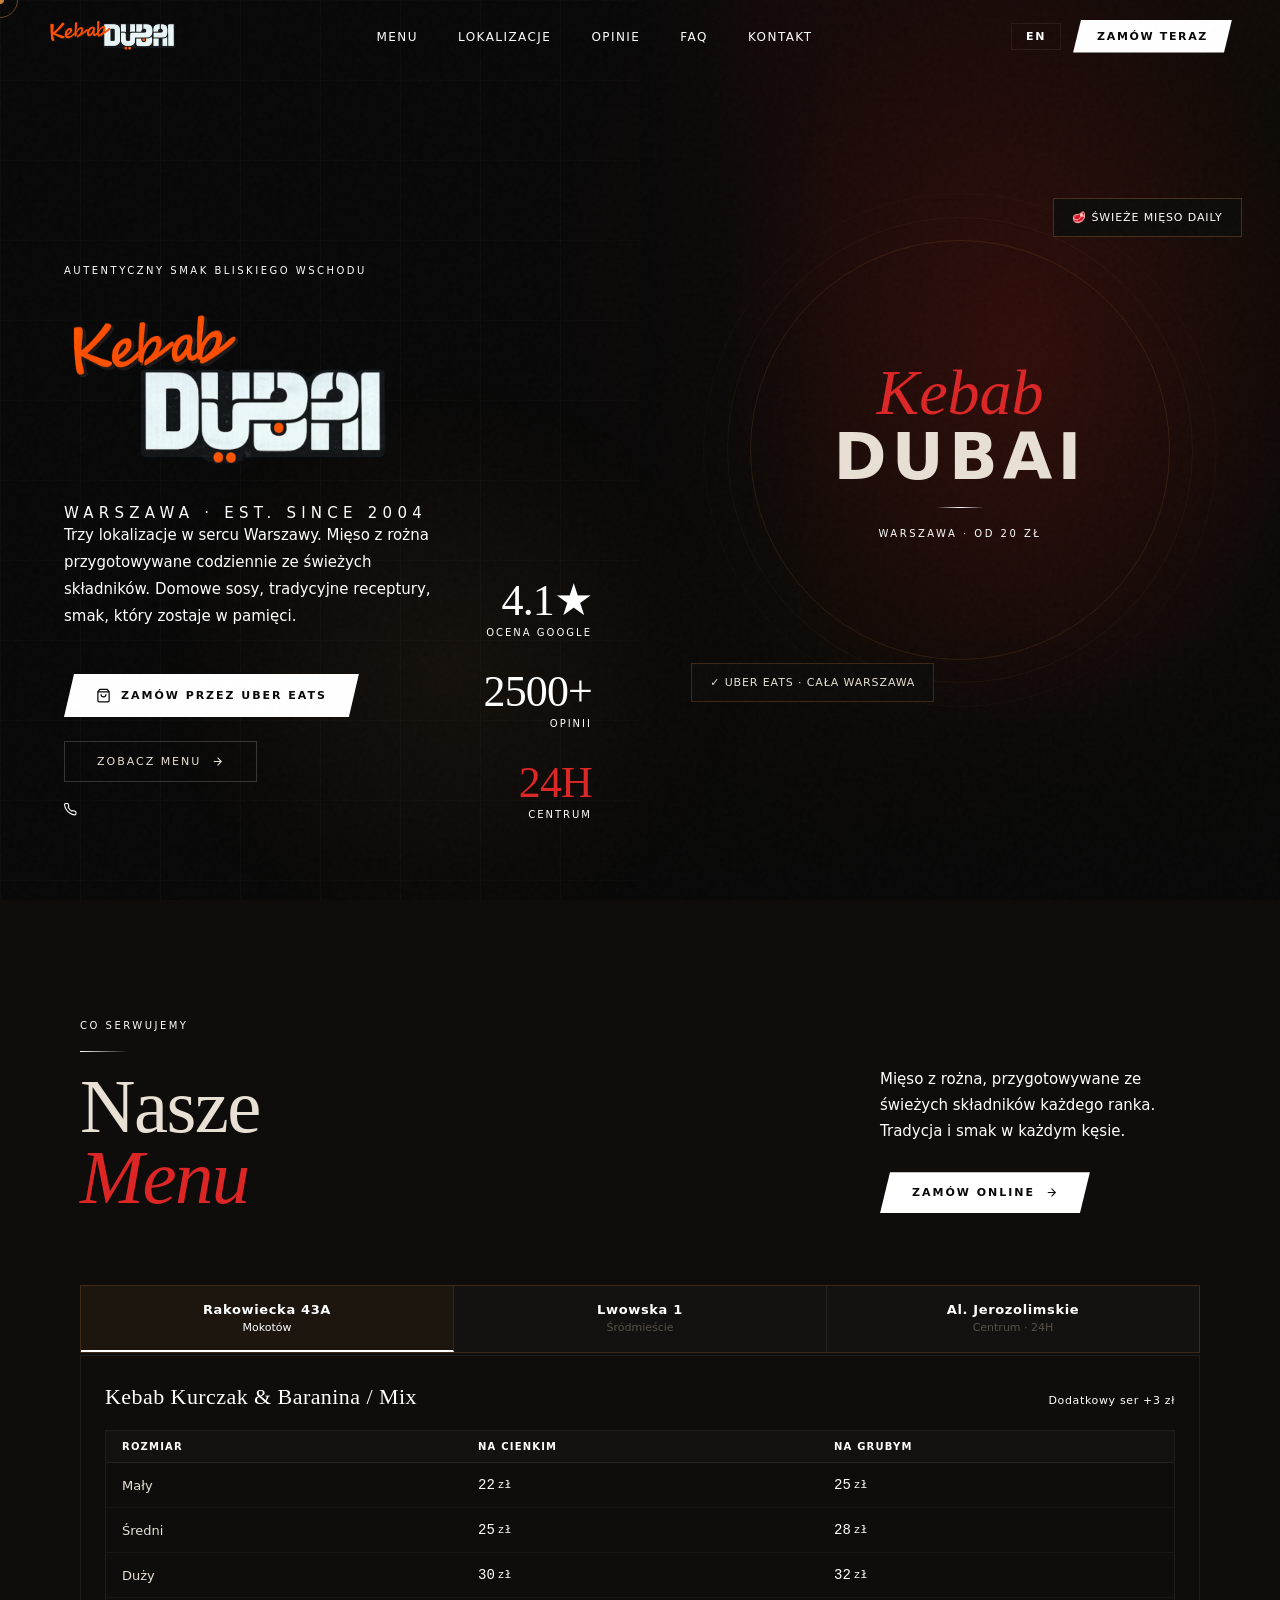
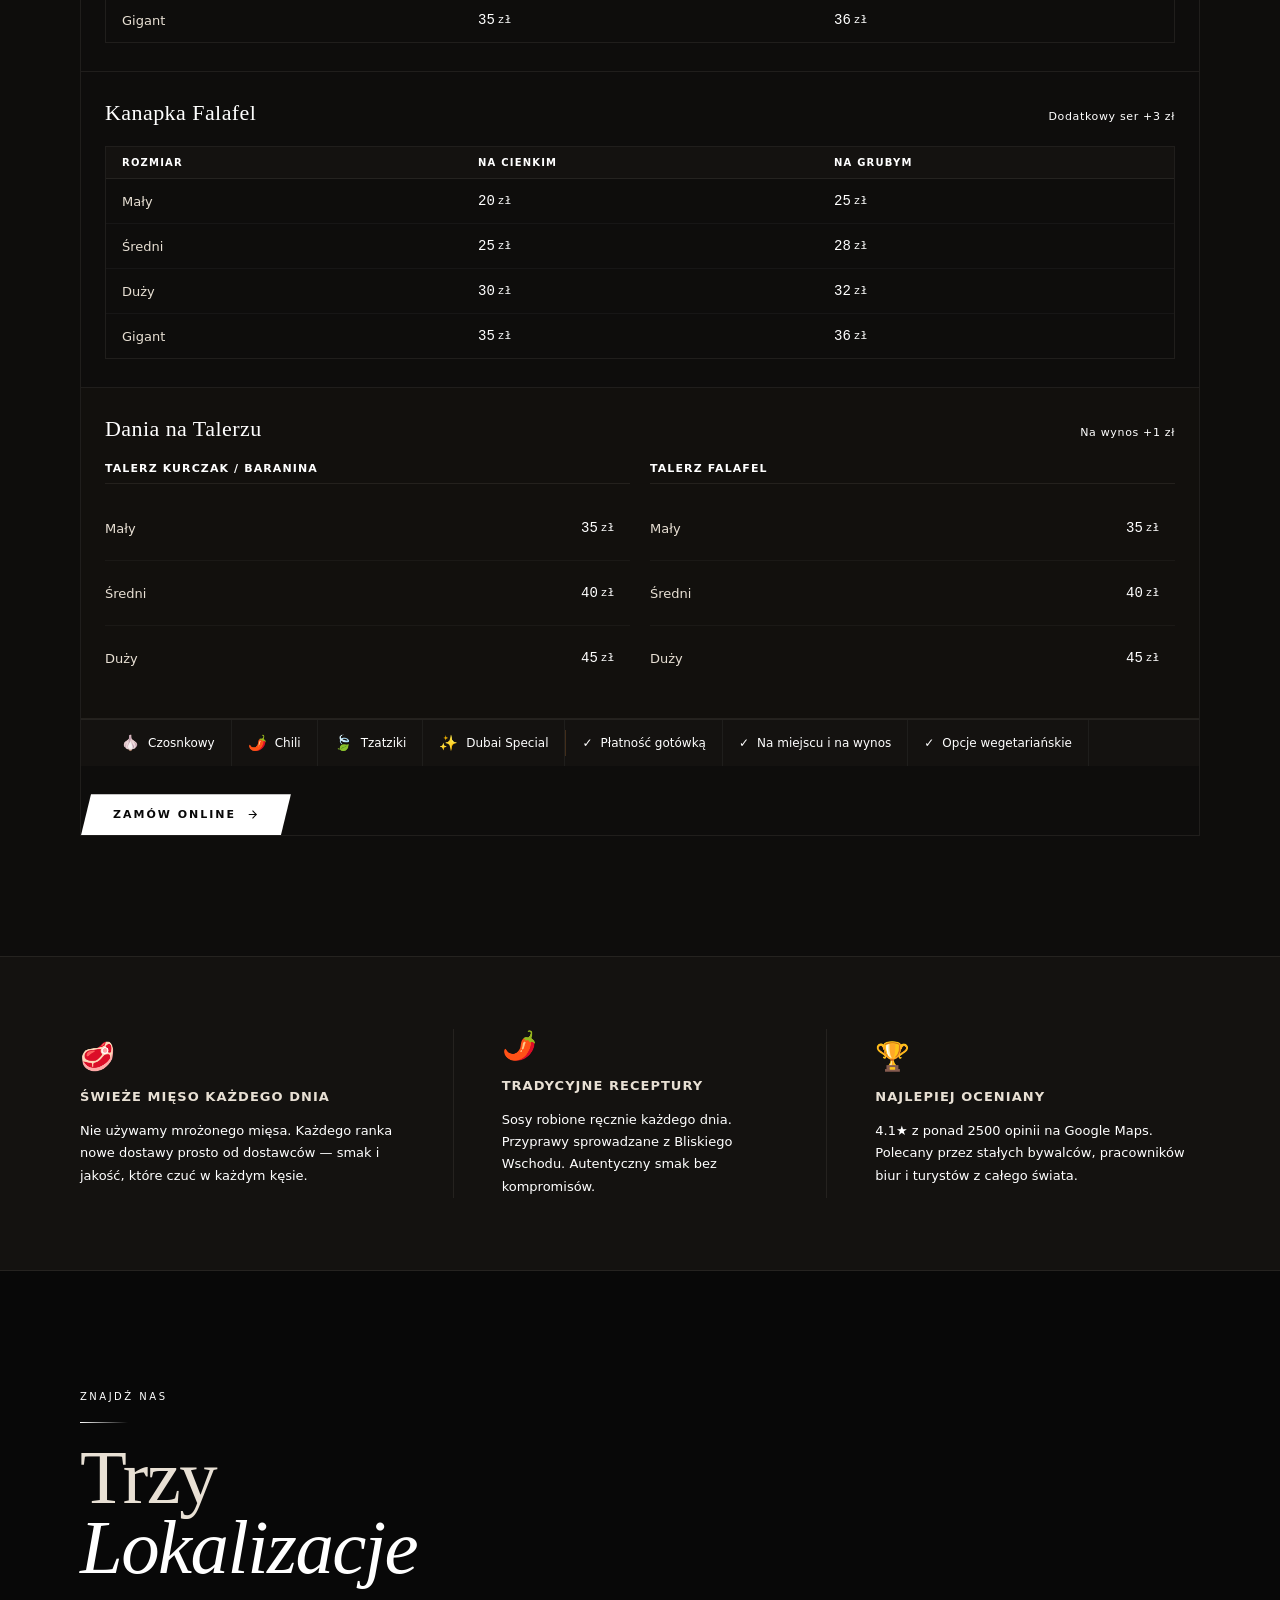
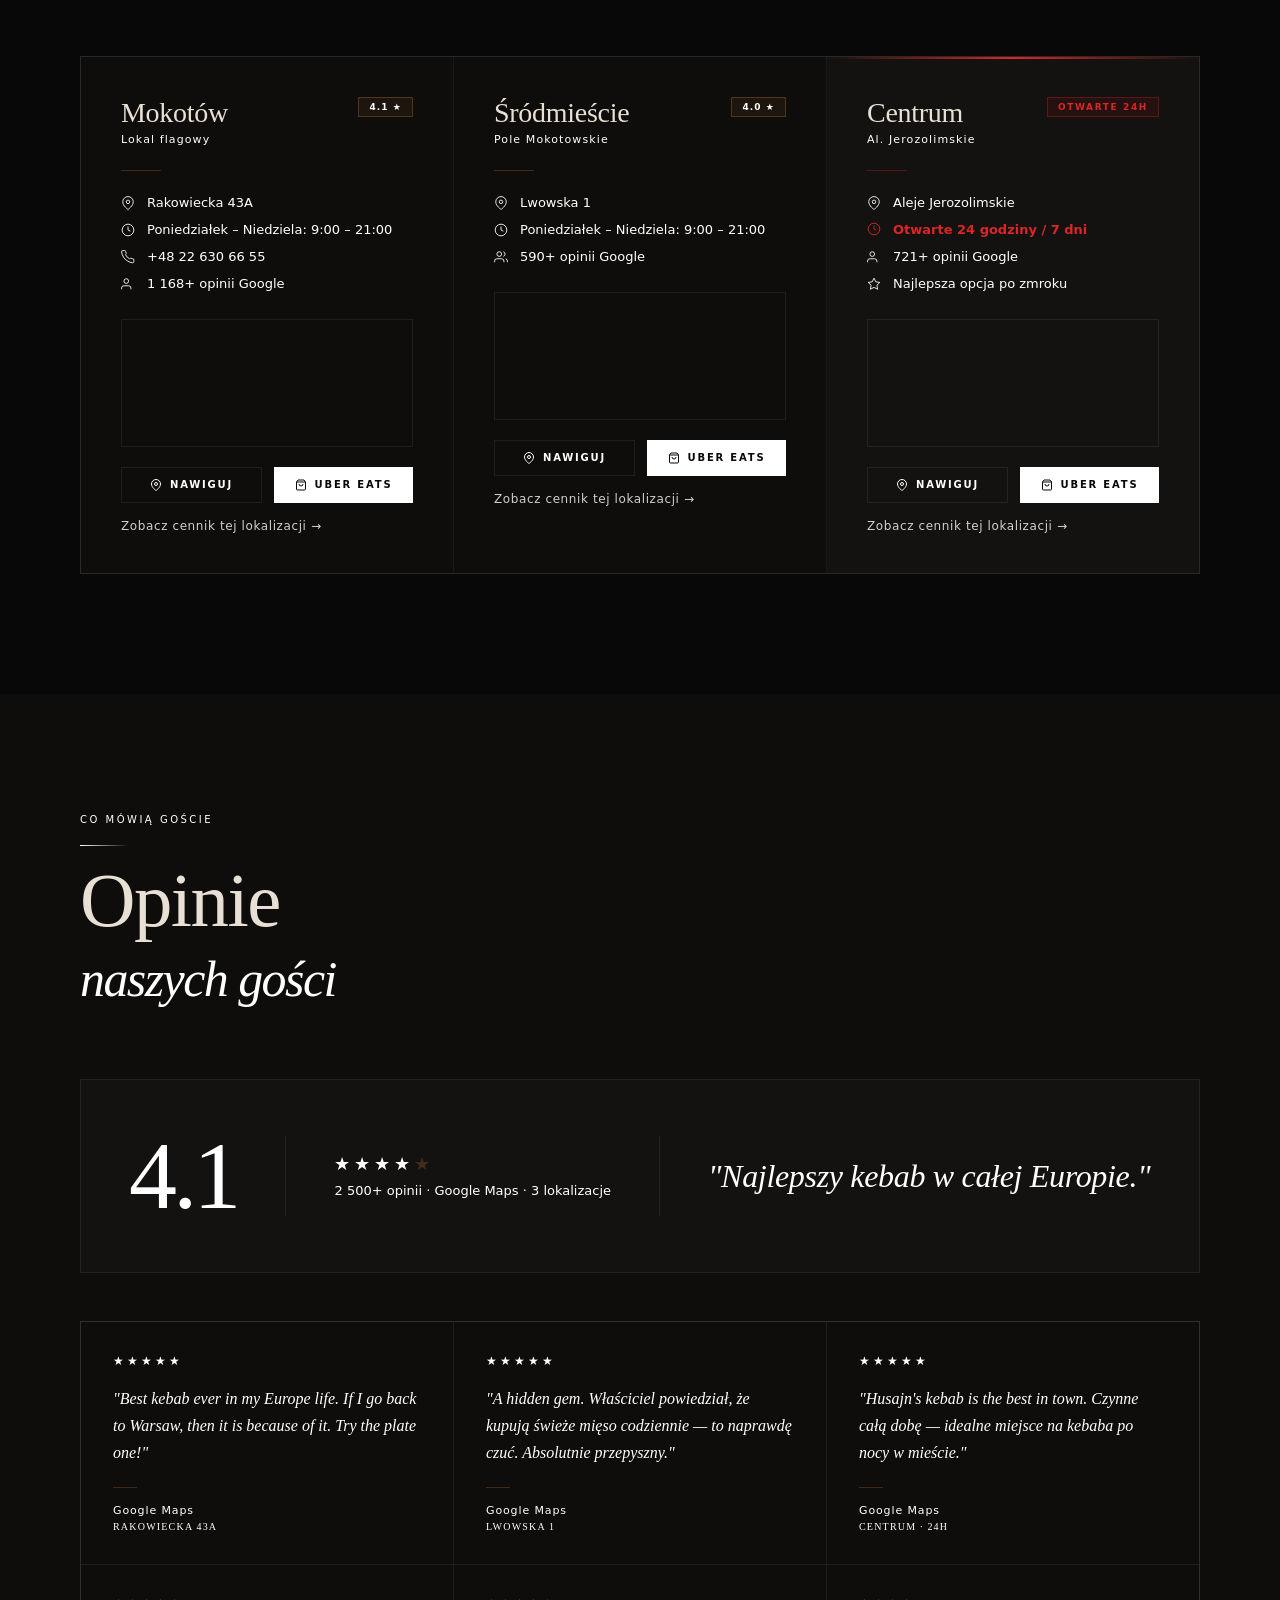
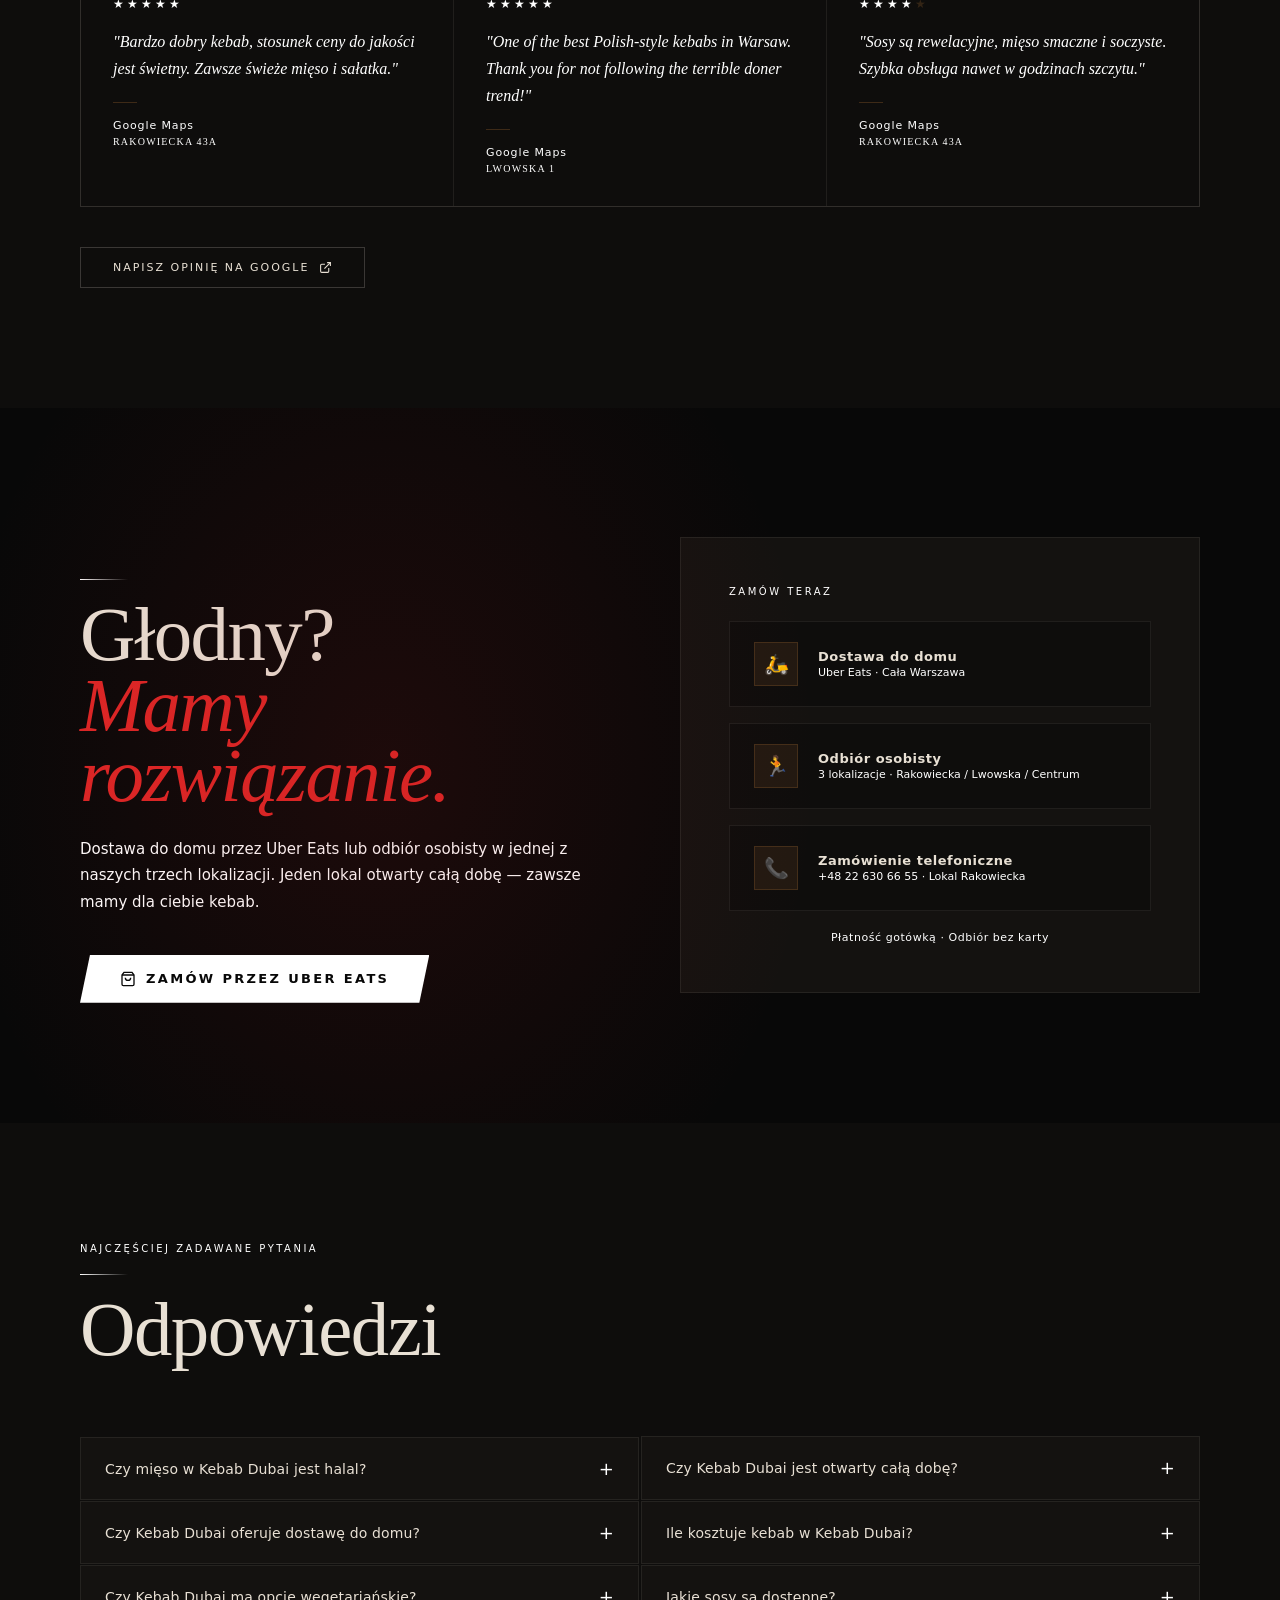
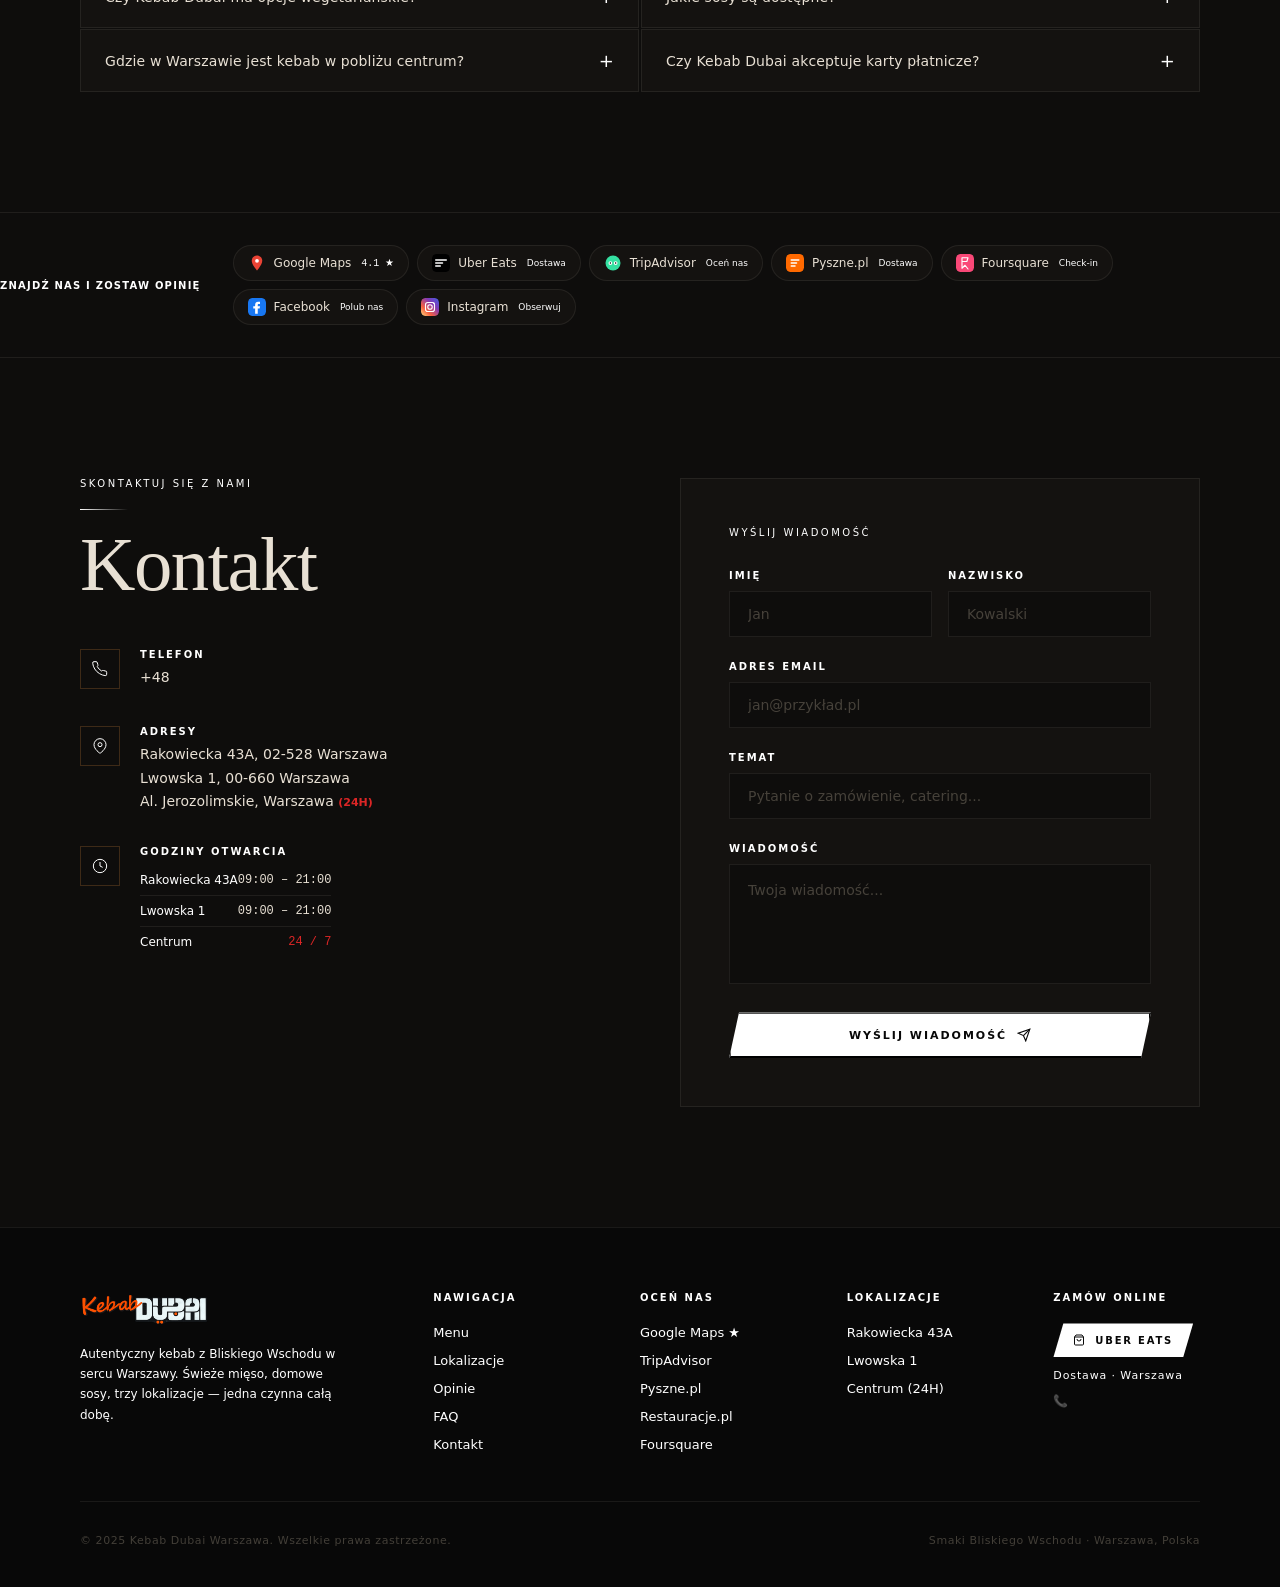
<file: index.html>
<!DOCTYPE html>
<html lang="pl">
<head>
<meta charset="UTF-8">
<meta name="viewport" content="width=device-width, initial-scale=1.0">
<meta name="theme-color" content="#080808">
<title>Kebab Dubai Warszawa | Najlepszy Kebab w Warszawie · 3 Lokalizacje · Dostawa</title>
<meta name="description" content="Kebab Dubai – najlepszy kebab w Warszawie z 2500+ opiniami Google. Kebab z kurczaka, baraniny, falafel. 3 lokalizacje: Mokotów, Śródmieście, Centrum (24H). Zamów na Uber Eats.">
<meta name="keywords" content="kebab warszawa, najlepszy kebab warszawa, kebab mokotów, kebab śródmieście, kebab centrum, kebab rakowiecka, kebab lwowska, kebab halal warszawa, kebab dostawa warszawa, kebab na wynos, doner kebab warszawa, kebab kurczak, kebab baranina, kebab otwarty 24h, kebab dubai warszawa, jedzenie halal warszawa, kebab w pobliżu">
<meta name="robots" content="index, follow, max-snippet:-1, max-image-preview:large, max-video-preview:-1">
<meta name="author" content="Kebab Dubai Warszawa">
<meta name="geo.region" content="PL-14">
<meta name="geo.placename" content="Warszawa">
<link rel="canonical" href="https://kebabdubai.pl/">
<meta property="og:type" content="restaurant">
<meta property="og:site_name" content="Kebab Dubai Warszawa">
<meta property="og:title" content="Kebab Dubai Warszawa | Najlepszy Kebab · 3 Lokalizacje · Dostawa 24H">
<meta property="og:description" content="Autentyczny kebab z Bliskiego Wschodu. Świeże mięso każdego dnia, domowe sosy, 3 lokalizacje w Warszawie – jedna otwarta całą dobę. Zamów przez Uber Eats.">
<meta property="og:url" content="https://kebabdubai.pl/">
<meta property="og:image" content="https://kebabdubai.pl/img/menu-lwowska.jpg">
<meta property="og:image:secure_url" content="https://kebabdubai.pl/img/menu-lwowska.jpg">
<meta property="og:image:alt" content="Kebab Dubai Warszawa – autentyczny kebab z kurczaka i baraniny">
<meta property="og:image:width" content="1600">
<meta property="og:image:height" content="1200">
<meta property="og:locale" content="pl_PL">
<meta property="og:locale:alternate" content="en_GB">
<meta name="twitter:card" content="summary_large_image">
<meta name="twitter:site" content="@KebabDubaiPL">
<meta name="twitter:creator" content="@KebabDubaiPL">
<meta name="twitter:title" content="Kebab Dubai Warszawa | Najlepszy Kebab · 3 Lokalizacje">
<meta name="twitter:description" content="Autentyczny kebab z Bliskiego Wschodu. Świeże mięso, domowe sosy, 3 lokalizacje – jedna otwarta całą dobę. Zamów przez Uber Eats.">
<meta name="twitter:image" content="https://kebabdubai.pl/img/menu-lwowska.jpg">
<meta name="twitter:image:alt" content="Kebab Dubai Warszawa">
<meta http-equiv="Content-Security-Policy" content="default-src 'none'; script-src 'self' https://cdn.tailwindcss.com; style-src 'self' 'unsafe-inline' https://fonts.googleapis.com; font-src 'self' https://fonts.gstatic.com; img-src 'self' data: blob: https://maps.gstatic.com https://maps.googleapis.com https://streetviewpixels-pa.googleapis.com; frame-src https://www.google.com; connect-src 'self'; form-action 'self'; base-uri 'self'; object-src 'none'; media-src 'none'; upgrade-insecure-requests; block-all-mixed-content;">
<meta http-equiv="X-UA-Compatible" content="IE=edge">
<meta http-equiv="x-dns-prefetch-control" content="on">
<script type="application/ld+json">
{
  "@context": "https://schema.org",
  "@graph": [
    {
      "@type": "WebSite",
      "@id": "https://kebabdubai.pl/#website",
      "url": "https://kebabdubai.pl/",
      "name": "Kebab Dubai Warszawa",
      "description": "Najlepszy kebab w Warszawie – autentyczny smak Bliskiego Wschodu",
      "inLanguage": ["pl", "en"],
      "potentialAction": {
        "@type": "SearchAction",
        "target": "https://kebabdubai.pl/?s={search_term_string}",
        "query-input": "required name=search_term_string"
      }
    },
    {
      "@type": "Restaurant",
      "@id": "https://kebabdubai.pl/#location-rakowiecka",
      "name": "Kebab Dubai – Rakowiecka (Mokotów)",
      "alternateName": ["Kebab Dubai Mokotów", "Kebab Rakowiecka Warszawa"],
      "description": "Autentyczny kebab z kurczaka i baraniny na Mokotowie. Świeże mięso, domowe sosy, kebab w picie i talerz. Lokal flagowy Kebab Dubai.",
      "servesCuisine": ["Middle Eastern", "Kebab", "Turkish", "Halal"],
      "priceRange": "20–45 zł",
      "currenciesAccepted": "PLN",
      "paymentAccepted": "Cash",
      "telephone": "+48",
      "url": "https://kebabdubai.pl/",
      "menu": "https://kebabdubai.pl/#menu",
      "hasMap": "https://maps.app.goo.gl/1YwqbNhmcCvrzzfA6",
      "address": {
        "@type": "PostalAddress",
        "streetAddress": "Rakowiecka 43A",
        "addressLocality": "Warszawa",
        "addressRegion": "Mazowieckie",
        "postalCode": "02-528",
        "addressCountry": "PL"
      },
      "geo": {
        "@type": "GeoCoordinates",
        "latitude": 52.2070268,
        "longitude": 21.0059854
      },
      "openingHoursSpecification": [
        {
          "@type": "OpeningHoursSpecification",
          "dayOfWeek": ["Monday","Tuesday","Wednesday","Thursday","Friday","Saturday","Sunday"],
          "opens": "09:00",
          "closes": "21:00"
        }
      ],
      "aggregateRating": {
        "@type": "AggregateRating",
        "ratingValue": "4.1",
        "reviewCount": "1168",
        "bestRating": "5",
        "worstRating": "1"
      },
      "review": [
        {
          "@type": "Review",
          "reviewRating": {"@type": "Rating", "ratingValue": "5"},
          "author": {"@type": "Person", "name": "Gość Google Maps"},
          "reviewBody": "Best kebab ever in my Europe life. Try the plate one!"
        },
        {
          "@type": "Review",
          "reviewRating": {"@type": "Rating", "ratingValue": "5"},
          "author": {"@type": "Person", "name": "Klient Google Maps"},
          "reviewBody": "Bardzo dobry kebab, stosunek ceny do jakości jest świetny. Zawsze świeże mięso i sałatka."
        }
      ],
      "amenityFeature": [
        {"@type": "LocationFeatureSpecification", "name": "Dine-in", "value": true},
        {"@type": "LocationFeatureSpecification", "name": "Takeaway", "value": true},
        {"@type": "LocationFeatureSpecification", "name": "Halal", "value": true},
        {"@type": "LocationFeatureSpecification", "name": "Vegetarian options", "value": true}
      ],
      "sameAs": [
        "https://maps.app.goo.gl/1YwqbNhmcCvrzzfA6",
        "https://www.ubereats.com/pl/store/kebab-dubai-rakowiecka/CzNTlSOsU5OJ8WjI43dbuQ",
        "https://www.tripadvisor.com/Restaurant_Review-g274856-Kebab_Dubai_Warszawa",
        "https://www.zomato.com/pl/warsaw/kebab-dubai",
        "https://www.pyszne.pl/menu/kebab-dubai",
        "https://restauracje.pl/kebab-dubai-warszawa",
        "https://www.facebook.com/KebabDubaiWarszawa"
      ]
    },
    {
      "@type": "Restaurant",
      "@id": "https://kebabdubai.pl/#location-lwowska",
      "name": "Kebab Dubai – Lwowska (Śródmieście)",
      "alternateName": ["Kebab Dubai Śródmieście", "Kebab Lwowska Warszawa"],
      "description": "Kebab Dubai przy Polu Mokotowskim w Śródmieściu. Kebab z kurczaka, baraniny i falafel. Szybka obsługa, świeże składniki.",
      "servesCuisine": ["Middle Eastern", "Kebab", "Turkish", "Halal"],
      "priceRange": "20–45 zł",
      "currenciesAccepted": "PLN",
      "paymentAccepted": "Cash",
      "url": "https://kebabdubai.pl/",
      "menu": "https://kebabdubai.pl/#menu",
      "hasMap": "https://maps.app.goo.gl/7bde6XcmrAUY5h4d8",
      "address": {
        "@type": "PostalAddress",
        "streetAddress": "Lwowska 1",
        "addressLocality": "Warszawa",
        "addressRegion": "Mazowieckie",
        "postalCode": "00-660",
        "addressCountry": "PL"
      },
      "geo": {
        "@type": "GeoCoordinates",
        "latitude": 52.2204123,
        "longitude": 21.0119983
      },
      "openingHoursSpecification": [
        {
          "@type": "OpeningHoursSpecification",
          "dayOfWeek": ["Monday","Tuesday","Wednesday","Thursday","Friday","Saturday","Sunday"],
          "opens": "09:00",
          "closes": "21:00"
        }
      ],
      "aggregateRating": {
        "@type": "AggregateRating",
        "ratingValue": "4.0",
        "reviewCount": "590",
        "bestRating": "5",
        "worstRating": "1"
      },
      "amenityFeature": [
        {"@type": "LocationFeatureSpecification", "name": "Dine-in", "value": true},
        {"@type": "LocationFeatureSpecification", "name": "Takeaway", "value": true},
        {"@type": "LocationFeatureSpecification", "name": "Halal", "value": true},
        {"@type": "LocationFeatureSpecification", "name": "Vegetarian options", "value": true}
      ],
      "sameAs": [
        "https://maps.app.goo.gl/7bde6XcmrAUY5h4d8",
        "https://www.tripadvisor.com/Restaurant_Review-g274856-Kebab_Dubai_Lwowska_Warszawa",
        "https://www.zomato.com/pl/warsaw/kebab-dubai-lwowska",
        "https://restauracje.pl/kebab-dubai-lwowska-warszawa"
      ]
    },
    {
      "@type": "Restaurant",
      "@id": "https://kebabdubai.pl/#location-centrum",
      "name": "Kebab Dubai – Centrum (Al. Jerozolimskie, czynny 24H)",
      "alternateName": ["Kebab Dubai Centrum", "Kebab Jerozolimskie Warszawa", "Kebab 24h Warszawa"],
      "description": "Kebab Dubai w centrum Warszawy przy Al. Jerozolimskich. Jedyny kebab w Warszawie otwarty 24 godziny na dobę, 7 dni w tygodniu. Idealne miejsce na kebab po nocy.",
      "servesCuisine": ["Middle Eastern", "Kebab", "Turkish", "Halal"],
      "priceRange": "24–45 zł",
      "currenciesAccepted": "PLN",
      "paymentAccepted": "Cash",
      "url": "https://kebabdubai.pl/",
      "menu": "https://kebabdubai.pl/#menu",
      "hasMap": "https://maps.app.goo.gl/w7mKVZoQ4QP7MZp29",
      "address": {
        "@type": "PostalAddress",
        "streetAddress": "Aleje Jerozolimskie",
        "addressLocality": "Warszawa",
        "addressRegion": "Mazowieckie",
        "addressCountry": "PL"
      },
      "geo": {
        "@type": "GeoCoordinates",
        "latitude": 52.2278709,
        "longitude": 21.001635
      },
      "openingHoursSpecification": [
        {
          "@type": "OpeningHoursSpecification",
          "dayOfWeek": ["Monday","Tuesday","Wednesday","Thursday","Friday","Saturday","Sunday"],
          "opens": "00:00",
          "closes": "23:59"
        }
      ],
      "aggregateRating": {
        "@type": "AggregateRating",
        "ratingValue": "4.1",
        "reviewCount": "721",
        "bestRating": "5",
        "worstRating": "1"
      },
      "amenityFeature": [
        {"@type": "LocationFeatureSpecification", "name": "Open 24 Hours", "value": true},
        {"@type": "LocationFeatureSpecification", "name": "Dine-in", "value": true},
        {"@type": "LocationFeatureSpecification", "name": "Takeaway", "value": true},
        {"@type": "LocationFeatureSpecification", "name": "Halal", "value": true},
        {"@type": "LocationFeatureSpecification", "name": "Vegetarian options", "value": true}
      ],
      "sameAs": [
        "https://maps.app.goo.gl/w7mKVZoQ4QP7MZp29",
        "https://www.tripadvisor.com/Restaurant_Review-g274856-Kebab_Dubai_Centrum_Warszawa",
        "https://www.zomato.com/pl/warsaw/kebab-dubai-centrum",
        "https://restauracje.pl/kebab-dubai-centrum-warszawa",
        "https://foursquare.com/v/kebab-dubai-warszawa-centrum"
      ]
    },
    {
      "@type": "FAQPage",
      "@id": "https://kebabdubai.pl/#faq",
      "mainEntity": [
        {
          "@type": "Question",
          "name": "Czy mięso w Kebab Dubai jest halal?",
          "acceptedAnswer": {
            "@type": "Answer",
            "text": "Tak, mięso używane w Kebab Dubai jest w pełni halal. Serwujemy kebab z kurczaka, baraniny oraz opcje mieszane (mix), wszystkie przygotowywane zgodnie z zasadami halal."
          }
        },
        {
          "@type": "Question",
          "name": "Czy Kebab Dubai jest otwarty całą dobę?",
          "acceptedAnswer": {
            "@type": "Answer",
            "text": "Tak! Lokal Kebab Dubai przy Alejach Jerozolimskich w centrum Warszawy jest otwarty 24 godziny na dobę, 7 dni w tygodniu. Lokale na Rakowieckiej 43A (Mokotów) i Lwowskiej 1 (Śródmieście) są czynne codziennie w godzinach 9:00–21:00."
          }
        },
        {
          "@type": "Question",
          "name": "Czy Kebab Dubai oferuje dostawę do domu?",
          "acceptedAnswer": {
            "@type": "Answer",
            "text": "Tak, Kebab Dubai realizuje dostawy przez Uber Eats na terenie całej Warszawy. Możesz zamówić przez aplikację Uber Eats lub przez stronę internetową. Dostępny jest również odbiór osobisty w każdej z trzech lokalizacji."
          }
        },
        {
          "@type": "Question",
          "name": "Ile kosztuje kebab w Kebab Dubai?",
          "acceptedAnswer": {
            "@type": "Answer",
            "text": "Kebab w picie zaczyna się od 20 zł (mały) do 36 zł (gigant) w zależności od lokalizacji i rodzaju chleba (cienki lub gruby). Dania na talerzu są w cenie 35–45 zł. Dodatkowy ser kosztuje 3 zł."
          }
        },
        {
          "@type": "Question",
          "name": "Czy Kebab Dubai ma opcje wegetariańskie?",
          "acceptedAnswer": {
            "@type": "Answer",
            "text": "Tak, w menu Kebab Dubai dostępna jest Kanapka Falafel – wegetariański kebab z kotlecikami z ciecierzycy. Dostępna w rozmiarach: mały, średni, duży i gigant, na cienkim lub grubym chlebie."
          }
        },
        {
          "@type": "Question",
          "name": "Jakie sosy są dostępne w Kebab Dubai?",
          "acceptedAnswer": {
            "@type": "Answer",
            "text": "Kebab Dubai oferuje cztery autorskie sosy: Czosnkowy, Chili, Tzatziki oraz specjalny sos Dubai Special. Wszystkie sosy są robione ręcznie każdego dnia z tradycyjnych receptur."
          }
        },
        {
          "@type": "Question",
          "name": "Czy Kebab Dubai akceptuje karty płatnicze?",
          "acceptedAnswer": {
            "@type": "Answer",
            "text": "Płatności gotówkowe są akceptowane we wszystkich lokalach. W sprawie płatności kartą prosimy o kontakt telefoniczny pod numer +48 22 630 66 55."
          }
        },
        {
          "@type": "Question",
          "name": "Gdzie znajdują się lokale Kebab Dubai w Warszawie?",
          "acceptedAnswer": {
            "@type": "Answer",
            "text": "Kebab Dubai ma trzy lokalizacje w Warszawie: (1) Rakowiecka 43A, Mokotów – lokal flagowy, czynny 9:00–21:00; (2) Lwowska 1, Śródmieście (Pole Mokotowskie) – czynny 9:00–21:00; (3) Aleje Jerozolimskie, Centrum – czynny 24 godziny na dobę, 7 dni w tygodniu."
          }
        }
      ]
    }
  ]
}
</script>

<link rel="icon" type="image/svg+xml" href="/favicon.svg">
<link rel="icon" type="image/png" sizes="32x32" href="/favicon-32x32.png">
<link rel="icon" type="image/png" sizes="16x16" href="/favicon-16x16.png">
<link rel="apple-touch-icon" sizes="180x180" href="/apple-touch-icon.png">
<link rel="manifest" href="/manifest.json">
<meta name="apple-mobile-web-app-capable" content="yes">
<meta name="apple-mobile-web-app-status-bar-style" content="black-translucent">
<meta name="apple-mobile-web-app-title" content="Kebab Dubai">
<meta name="application-name" content="Kebab Dubai Warszawa">
<meta name="msapplication-TileColor" content="#080808">
<meta name="msapplication-TileImage" content="/icon-192.png">
<meta name="msapplication-config" content="none">
<link rel="alternate" hreflang="pl" href="https://kebabdubai.pl/">
<link rel="alternate" hreflang="en" href="https://kebabdubai.pl/?lang=en">
<link rel="alternate" hreflang="x-default" href="https://kebabdubai.pl/">
<link rel="preconnect" href="https://fonts.googleapis.com">
<link rel="preconnect" href="https://fonts.gstatic.com" crossorigin>
<link rel="dns-prefetch" href="https://cdn.tailwindcss.com">
<link rel="dns-prefetch" href="https://maps.googleapis.com">
<link rel="dns-prefetch" href="https://www.ubereats.com">
<link rel="preload" as="image" href="/img/menu-lwowska.webp" type="image/webp" fetchpriority="high">
<link rel="preload" as="style" href="https://fonts.googleapis.com/css2?family=Cormorant+Garamond:ital,wght@0,300;0,400;0,500;1,300;1,400&family=Outfit:wght@200;300;400;500;600;700;800&family=DM+Mono:wght@300;400&display=swap">
<link href="https://fonts.googleapis.com/css2?family=Cormorant+Garamond:ital,wght@0,300;0,400;0,500;1,300;1,400&family=Outfit:wght@200;300;400;500;600;700;800&family=DM+Mono:wght@300;400&display=swap" rel="stylesheet">
<script>
window.__tailwindConfig = {theme:{extend:{colors:{brand:{red:'#B91C1C',gold:'#C9813A',cream:'#E8E0D4',dark:'#080808'}}}},corePlugins:{preflight:false}};
</script>
<script>
(function(){var s=document.createElement('script');s.src='https://cdn.tailwindcss.com';s.crossOrigin='anonymous';s.onload=function(){if(window.tailwind&&window.__tailwindConfig){tailwind.config=window.__tailwindConfig;}};document.head.appendChild(s);})();
</script>
<link rel="stylesheet" href="style.css">
</head>
<body>

<a href="#main-content" class="skip-link">Przejdź do treści</a>
<div class="cursor"></div>
<div class="cursor-ring"></div>
<button id="back-top" aria-label="Wróć na górę strony">
  <svg width="16" height="16" viewBox="0 0 24 24" fill="none" stroke="currentColor" stroke-width="1.5"><path d="M18 15l-6-6-6 6"/></svg>
</button>

<nav class="nav" role="navigation" aria-label="Główna nawigacja">
  <a href="#hero" class="nav-logo" aria-label="Kebab Dubai – strona główna">
    <img src="img/logo.png" height="" width="130" ">
  </a>
  <ul class="nav-links" role="list">
    <li><a href="#menu"      data-i18n="navMenu">Menu</a></li>
    <li><a href="#locations" data-i18n="navLocations">Lokalizacje</a></li>
    <li><a href="#reviews"   data-i18n="navReviews">Opinie</a></li>
    <li><a href="#faq"       data-i18n="navFaq">FAQ</a></li>
    <li><a href="#contact"   data-i18n="navContact">Kontakt</a></li>
  </ul>
  <div style="display:flex;align-items:center;gap:12px;">
    <button id="lang-toggle" class="lang-toggle" aria-label="Zmień język na angielski">EN</button>
    <a href="https://www.ubereats.com/pl/store/kebab-dubai-rakowiecka/CzNTlSOsU5OJ8WjI43dbuQ" target="_blank" rel="noopener noreferrer" class="nav-cta" data-i18n="navCta" aria-label="Zamów kebab przez Uber Eats">Zamów teraz</a>
  </div>
  <button id="menu-toggle" class="hamburger" aria-label="Otwórz menu" aria-expanded="false" aria-controls="mobile-nav">
    <span></span><span></span><span></span>
  </button>
</nav>

<div id="mobile-nav" class="mobile-nav" role="dialog" aria-modal="true" aria-hidden="true" aria-label="Menu mobilne">
  <a href="#hero">Kebab Dubai</a>
  <a href="#menu"      data-i18n="navMenu">Menu</a>
  <a href="#locations" data-i18n="navLocations">Lokalizacje</a>
  <a href="#reviews"   data-i18n="navReviews">Opinie</a>
  <a href="#faq"       data-i18n="navFaq">FAQ</a>
  <a href="#contact"   data-i18n="navContact">Kontakt</a>
</div>
<section id="hero" class="hero" aria-labelledby="hero-heading">
<span id="main-content" tabindex="-1" style="position:absolute;opacity:0;pointer-events:none;" aria-hidden="true"></span>
  <div class="hero-grid-lines" aria-hidden="true"></div>
  <div class="hero-number" aria-hidden="true"></div>

  <div class="hero-left">
    <div class="hero-tag reveal">
      <p class="eyebrow" data-i18n="heroEyebrow">Autentyczny smak Bliskiego Wschodu</p>
    </div>
    <h1 class="hero-title reveal reveal-delay-1">
     <img alt="kebab dubai" src="img/logo2.png" height="180" width="330">
      <span class="hero-title-warsaw" data-i18n="heroEst">Warszawa · Najlepszy Kebab w Mieście</span>
    </h1>
    <p class="hero-desc reveal reveal-delay-2" data-i18n="heroDesc">Trzy lokalizacje w sercu Warszawy. Mięso z rożna przygotowywane codziennie ze świeżych składników. Domowe sosy, tradycyjne receptury, smak, który zostaje w pamięci.</p>
    <div class="hero-actions reveal reveal-delay-3">
      <a href="https://www.ubereats.com/pl/store/kebab-dubai-rakowiecka/CzNTlSOsU5OJ8WjI43dbuQ" target="_blank" rel="noopener noreferrer" class="btn-gold" aria-label="Zamów kebab przez Uber Eats – dostawa na terenie Warszawy">
        <svg width="15" height="15" viewBox="0 0 24 24" fill="none" stroke="currentColor" stroke-width="2" aria-hidden="true"><path d="M6 2 3 6v14a2 2 0 0 0 2 2h14a2 2 0 0 0 2-2V6l-3-4z"/><line x1="3" y1="6" x2="21" y2="6"/><path d="M16 10a4 4 0 0 1-8 0"/></svg>
        <span data-i18n="heroCta1">Zamów przez Uber Eats</span>
      </a>
      <a href="#menu" class="btn-ghost" aria-label="Zobacz nasze menu i cennik">
        <span data-i18n="heroCta2">Zobacz menu</span>
        <svg width="13" height="13" viewBox="0 0 24 24" fill="none" stroke="currentColor" stroke-width="2" aria-hidden="true"><path d="M5 12h14M12 5l7 7-7 7"/></svg>
      </a>
    </div>
    <div class="hero-stats reveal reveal-delay-4" aria-label="Statystyki restauracji">
      <div class="hero-stat-item">
        <div class="hero-stat-value"><span data-count="4.1" data-suffix="★" data-decimals="1">4.1★</span></div>
        <div class="hero-stat-label" data-i18n="heroStat1">Ocena Google</div>
      </div>
      <div class="hero-stat-item">
        <div class="hero-stat-value"><span data-count="2500" data-suffix="+">2500+</span></div>
        <div class="hero-stat-label" data-i18n="heroStat2">Opinii</div>
      </div>
      <div class="hero-stat-item">
        <div class="hero-stat-value" style="color:var(--red-bright);">24H</div>
        <div class="hero-stat-label" data-i18n="heroStat3">Centrum</div>
      </div>
    </div>
    <div class="hero-cta-phone reveal reveal-delay-4" style="margin-top:20px;">
      <a href="" class="phone-link" aria-label="Zadzwoń do Kebab Dubai Rakowiecka" style="font-family:var(--font-sans);font-size:13px;color:var(--muted);display:inline-flex;align-items:center;gap:8px;text-decoration:none;">
        <svg width="13" height="13" viewBox="0 0 24 24" fill="none" stroke="currentColor" stroke-width="2" aria-hidden="true"><path d="M22 16.92v3a2 2 0 0 1-2.18 2 19.79 19.79 0 0 1-8.63-3.07A19.5 19.5 0 0 1 4.15 12 19.79 19.79 0 0 1 1.08 3.38 2 2 0 0 1 3.05 1h3a2 2 0 0 1 2 1.72c.127.96.361 1.903.7 2.81a2 2 0 0 1-.45 2.11L7.91 8.4a16 16 0 0 0 6.69 6.69l.38-.38a2 2 0 0 1 2.11-.45c.907.339 1.85.573 2.81.7A2 2 0 0 1 22 16.92z"/></svg>
        
      </a>
    </div>
  </div>
  <div class="hero-right" aria-hidden="true">
    <div class="hero-right-inner"></div>
    <div class="hero-visual-circle">
      <div class="hero-visual-inner">
        <div class="hero-visual-kebab">Kebab</div>
        <div class="hero-visual-dubai">Dubai</div>
        <div class="hero-visual-line"></div>
        <div class="hero-visual-sub" data-i18n="heroVisualSub">Warszawa · od 20 zł</div>
      </div>
    </div>
    <div class="hero-badge-float hero-badge-float-1" data-i18n="heroBadge1">🥩 Świeże mięso daily</div>
    <div class="hero-badge-float hero-badge-float-2" data-i18n="heroBadge2">✓ Uber Eats · Cała Warszawa</div>
  </div>
</section>
<section id="menu" class="section menu-section" aria-labelledby="menu-heading">
  <div class="section-inner">
    <div class="section-header">
      <div class="section-header-row">
        <div class="reveal">
          <p class="eyebrow" data-i18n="menuEyebrow">Co serwujemy</p>
          <div class="gold-rule"></div>
          <h2 id="menu-heading" class="display-lg"><span data-i18n="menuTitle">Nasze</span><br><em style="color:var(--red-bright);" data-i18n="menuTitleAccent">Menu</em></h2>
        </div>
        <div class="reveal reveal-delay-2" style="max-width:320px;">
          <p class="body-lg" data-i18n="menuDesc">Mięso z rożna, przygotowywane ze świeżych składników każdego ranka. Tradycja i smak w każdym kęsie.</p>
            <a href="https://www.ubereats.com/pl/store/kebab-dubai-rakowiecka/CzNTlSOsU5OJ8WjI43dbuQ" target="_blank" rel="noopener noreferrer" class="btn-gold" style="margin-top:28px;display:inline-flex;" aria-label="Zamów kebab online przez Uber Eats">
            <span data-i18n="menuCta">Zamów online</span>
            <svg width="13" height="13" viewBox="0 0 24 24" fill="none" stroke="currentColor" stroke-width="2" aria-hidden="true"><path d="M5 12h14M12 5l7 7-7 7"/></svg>
          </a>
        </div>
      </div>
    </div>
    <div class="menu-loc-tabs reveal" role="tablist" aria-label="Wybierz lokalizację menu">
      <button class="menu-loc-tab active" data-loc="rakowiecka" role="tab" aria-selected="true" aria-controls="mlp-rakowiecka" id="tab-rakowiecka">
        <span class="menu-loc-tab-name">Rakowiecka 43A</span>
        <span class="menu-loc-tab-sub">Mokotów</span>
      </button>
      <button class="menu-loc-tab" data-loc="lwowska" role="tab" aria-selected="false" aria-controls="mlp-lwowska" id="tab-lwowska">
        <span class="menu-loc-tab-name">Lwowska 1</span>
        <span class="menu-loc-tab-sub">Śródmieście</span>
      </button>
      <button class="menu-loc-tab" data-loc="centrum" role="tab" aria-selected="false" aria-controls="mlp-centrum" id="tab-centrum">
        <span class="menu-loc-tab-name">Al. Jerozolimskie</span>
        <span class="menu-loc-tab-sub">Centrum · 24H</span>
      </button>
    </div>
    <div class="menu-loc-panel active" id="mlp-rakowiecka" role="tabpanel" aria-labelledby="tab-rakowiecka">
      <div class="menu-panel-inner">
        <div class="menu-price-block">
          <div class="menu-price-block-header">
            <span class="menu-price-block-title">Kebab Kurczak &amp; Baranina / Mix</span>
            <span class="menu-price-block-note">Dodatkowy ser +3 zł</span>
          </div>
          <div class="menu-price-table" role="table" aria-label="Cennik kebab kurczak i baranina – Rakowiecka 43A">
            <div class="menu-price-thead" role="row">
              <div class="menu-price-th" role="columnheader" data-i18n="menuSize">Rozmiar</div>
              <div class="menu-price-th" role="columnheader" data-i18n="menuThin">Na cienkim</div>
              <div class="menu-price-th" role="columnheader" data-i18n="menuThick">Na grubym</div>
            </div>
            <div class="menu-price-row" role="row"><div class="menu-price-size-label" role="cell">Mały</div><div class="menu-price-val" role="cell">22 <span>zł</span></div><div class="menu-price-val" role="cell">25 <span>zł</span></div></div>
            <div class="menu-price-row" role="row"><div class="menu-price-size-label" role="cell">Średni</div><div class="menu-price-val" role="cell">25 <span>zł</span></div><div class="menu-price-val" role="cell">28 <span>zł</span></div></div>
            <div class="menu-price-row" role="row"><div class="menu-price-size-label" role="cell">Duży</div><div class="menu-price-val" role="cell">30 <span>zł</span></div><div class="menu-price-val" role="cell">32 <span>zł</span></div></div>
            <div class="menu-price-row" role="row"><div class="menu-price-size-label" role="cell">Gigant</div><div class="menu-price-val" role="cell">35 <span>zł</span></div><div class="menu-price-val" role="cell">36 <span>zł</span></div></div>
          </div>
        </div>
        <div class="menu-price-block">
          <div class="menu-price-block-header">
            <span class="menu-price-block-title">Kanapka Falafel</span>
            <span class="menu-price-block-note">Dodatkowy ser +3 zł</span>
          </div>
          <div class="menu-price-table" role="table" aria-label="Cennik falafel – Rakowiecka 43A">
            <div class="menu-price-thead" role="row">
              <div class="menu-price-th" role="columnheader" data-i18n="menuSize">Rozmiar</div>
              <div class="menu-price-th" role="columnheader" data-i18n="menuThin">Na cienkim</div>
              <div class="menu-price-th" role="columnheader" data-i18n="menuThick">Na grubym</div>
            </div>
            <div class="menu-price-row" role="row"><div class="menu-price-size-label" role="cell">Mały</div><div class="menu-price-val" role="cell">20 <span>zł</span></div><div class="menu-price-val" role="cell">25 <span>zł</span></div></div>
            <div class="menu-price-row" role="row"><div class="menu-price-size-label" role="cell">Średni</div><div class="menu-price-val" role="cell">25 <span>zł</span></div><div class="menu-price-val" role="cell">28 <span>zł</span></div></div>
            <div class="menu-price-row" role="row"><div class="menu-price-size-label" role="cell">Duży</div><div class="menu-price-val" role="cell">30 <span>zł</span></div><div class="menu-price-val" role="cell">32 <span>zł</span></div></div>
            <div class="menu-price-row" role="row"><div class="menu-price-size-label" role="cell">Gigant</div><div class="menu-price-val" role="cell">35 <span>zł</span></div><div class="menu-price-val" role="cell">36 <span>zł</span></div></div>
          </div>
        </div>
        <div class="menu-price-block menu-price-block--dania">
          <div class="menu-price-block-header">
            <span class="menu-price-block-title" data-i18n="menuDania">Dania na Talerzu</span>
            <span class="menu-price-block-note" data-i18n="menuWynos">Na wynos +1 zł</span>
          </div>
          <div class="menu-dania-grid">
            <div class="menu-dania-cat">
              <div class="menu-dania-cat-title">Talerz Kurczak / Baranina</div>
              <div class="menu-dania-items">
                <div class="menu-dania-item"><span class="menu-dania-size">Mały</span><span class="menu-price-val">35 <span>zł</span></span></div>
                <div class="menu-dania-item"><span class="menu-dania-size">Średni</span><span class="menu-price-val">40 <span>zł</span></span></div>
                <div class="menu-dania-item"><span class="menu-dania-size">Duży</span><span class="menu-price-val">45 <span>zł</span></span></div>
              </div>
            </div>
            <div class="menu-dania-cat">
              <div class="menu-dania-cat-title">Talerz Falafel</div>
              <div class="menu-dania-items">
                <div class="menu-dania-item"><span class="menu-dania-size">Mały</span><span class="menu-price-val">35 <span>zł</span></span></div>
                <div class="menu-dania-item"><span class="menu-dania-size">Średni</span><span class="menu-price-val">40 <span>zł</span></span></div>
                <div class="menu-dania-item"><span class="menu-dania-size">Duży</span><span class="menu-price-val">45 <span>zł</span></span></div>
              </div>
            </div>
          </div>
        </div>
        <div class="menu-sauces-strip">
          <div class="menu-sauces-item"><span class="menu-sauces-icon">🧄</span><span>Czosnkowy</span></div>
          <div class="menu-sauces-item"><span class="menu-sauces-icon">🌶️</span><span>Chili</span></div>
          <div class="menu-sauces-item"><span class="menu-sauces-icon">🍃</span><span>Tzatziki</span></div>
          <div class="menu-sauces-item"><span class="menu-sauces-icon">✨</span><span>Dubai Special</span></div>
          <div class="menu-sauces-divider" aria-hidden="true"></div>
          <div class="menu-sauces-item"><span style="color:var(--gold);">✓</span><span data-i18n="info1">Płatność gotówką</span></div>
          <div class="menu-sauces-item"><span style="color:var(--gold);">✓</span><span data-i18n="info2">Na miejscu i na wynos</span></div>
          <div class="menu-sauces-item"><span style="color:var(--gold);">✓</span><span data-i18n="info5">Opcje wegetariańskie</span></div>
        </div>
        <a href="https://www.ubereats.com/pl/store/kebab-dubai-rakowiecka/CzNTlSOsU5OJ8WjI43dbuQ" target="_blank" rel="noopener noreferrer" class="btn-gold" style="margin-top:28px;display:inline-flex;" aria-label="Zamów kebab z Rakowieckiej przez Uber Eats">
          <span data-i18n="menuCta">Zamów online</span>
          <svg width="13" height="13" viewBox="0 0 24 24" fill="none" stroke="currentColor" stroke-width="2" aria-hidden="true"><path d="M5 12h14M12 5l7 7-7 7"/></svg>
        </a>
      </div>
    </div>
    <div class="menu-loc-panel" id="mlp-lwowska" role="tabpanel" aria-labelledby="tab-lwowska">
      <div class="menu-panel-inner">
        <div class="menu-price-block">
          <div class="menu-price-block-header">
            <span class="menu-price-block-title">Kebab Kurczak &amp; Baranina / Mix</span>
            <span class="menu-price-block-note" data-i18n="menuSerNote2">Dodatkowy ser +3 zł</span>
          </div>
          <div class="menu-price-table" role="table" aria-label="Cennik kebab kurczak i baranina – Lwowska">
            <div class="menu-price-thead" role="row">
              <div class="menu-price-th" role="columnheader" data-i18n="menuSize">Rozmiar</div>
              <div class="menu-price-th" role="columnheader" data-i18n="menuThin">Na cienkim</div>
              <div class="menu-price-th" role="columnheader" data-i18n="menuThick">Na grubym</div>
            </div>
            <div class="menu-price-row" role="row"><div class="menu-price-size-label" role="cell">Mały</div><div class="menu-price-val" role="cell">20 <span>zł</span></div><div class="menu-price-val" role="cell">25 <span>zł</span></div></div>
            <div class="menu-price-row" role="row"><div class="menu-price-size-label" role="cell">Średni</div><div class="menu-price-val" role="cell">25 <span>zł</span></div><div class="menu-price-val" role="cell">28 <span>zł</span></div></div>
            <div class="menu-price-row" role="row"><div class="menu-price-size-label" role="cell">Duży</div><div class="menu-price-val" role="cell">30 <span>zł</span></div><div class="menu-price-val" role="cell">32 <span>zł</span></div></div>
            <div class="menu-price-row" role="row"><div class="menu-price-size-label" role="cell">Gigant</div><div class="menu-price-val" role="cell">35 <span>zł</span></div><div class="menu-price-val" role="cell">36 <span>zł</span></div></div>
          </div>
        </div>
        <div class="menu-price-block">
          <div class="menu-price-block-header">
            <span class="menu-price-block-title">Kanapka Falafel</span>
            <span class="menu-price-block-note" data-i18n="menuSerNote1">Dodatkowy ser +3 zł</span>
          </div>
          <div class="menu-price-table" role="table" aria-label="Cennik falafel – Lwowska">
            <div class="menu-price-thead" role="row">
              <div class="menu-price-th" role="columnheader" data-i18n="menuSize">Rozmiar</div>
              <div class="menu-price-th" role="columnheader" data-i18n="menuThin">Na cienkim</div>
              <div class="menu-price-th" role="columnheader" data-i18n="menuThick">Na grubym</div>
            </div>
            <div class="menu-price-row" role="row"><div class="menu-price-size-label" role="cell">Mały</div><div class="menu-price-val" role="cell">20 <span>zł</span></div><div class="menu-price-val" role="cell">25 <span>zł</span></div></div>
            <div class="menu-price-row" role="row"><div class="menu-price-size-label" role="cell">Średni</div><div class="menu-price-val" role="cell">25 <span>zł</span></div><div class="menu-price-val" role="cell">28 <span>zł</span></div></div>
            <div class="menu-price-row" role="row"><div class="menu-price-size-label" role="cell">Duży</div><div class="menu-price-val" role="cell">30 <span>zł</span></div><div class="menu-price-val" role="cell">32 <span>zł</span></div></div>
            <div class="menu-price-row" role="row"><div class="menu-price-size-label" role="cell">Gigant</div><div class="menu-price-val" role="cell">35 <span>zł</span></div><div class="menu-price-val" role="cell">36 <span>zł</span></div></div>
          </div>
        </div>
        <div class="menu-price-block menu-price-block--dania">
          <div class="menu-price-block-header">
            <span class="menu-price-block-title" data-i18n="menuDania">Dania na Talerzu</span>
            <span class="menu-price-block-note" data-i18n="menuWynos">Na wynos +1 zł</span>
          </div>
          <div class="menu-dania-grid">
            <div class="menu-dania-cat">
              <div class="menu-dania-cat-title">Talerz Kurczak / Baranina</div>
              <div class="menu-dania-items">
                <div class="menu-dania-item"><span class="menu-dania-size">Mały</span><span class="menu-price-val">35 <span>zł</span></span></div>
                <div class="menu-dania-item"><span class="menu-dania-size">Średni</span><span class="menu-price-val">40 <span>zł</span></span></div>
                <div class="menu-dania-item"><span class="menu-dania-size">Duży</span><span class="menu-price-val">45 <span>zł</span></span></div>
              </div>
            </div>
            <div class="menu-dania-cat">
              <div class="menu-dania-cat-title">Talerz Falafel</div>
              <div class="menu-dania-items">
                <div class="menu-dania-item"><span class="menu-dania-size">Mały</span><span class="menu-price-val">35 <span>zł</span></span></div>
                <div class="menu-dania-item"><span class="menu-dania-size">Średni</span><span class="menu-price-val">40 <span>zł</span></span></div>
                <div class="menu-dania-item"><span class="menu-dania-size">Duży</span><span class="menu-price-val">45 <span>zł</span></span></div>
              </div>
            </div>
          </div>
        </div>
        <div class="menu-image-block" style="margin-top:28px;">
          
        </div>
        <div class="menu-sauces-strip">
          <div class="menu-sauces-item"><span class="menu-sauces-icon">🧄</span><span>Czosnkowy</span></div>
          <div class="menu-sauces-item"><span class="menu-sauces-icon">🌶️</span><span>Chili</span></div>
          <div class="menu-sauces-item"><span class="menu-sauces-icon">🍃</span><span>Tzatziki</span></div>
          <div class="menu-sauces-item"><span class="menu-sauces-icon">✨</span><span>Dubai Special</span></div>
          <div class="menu-sauces-divider" aria-hidden="true"></div>
          <div class="menu-sauces-item"><span style="color:var(--gold);">✓</span><span data-i18n="info1">Płatność gotówką</span></div>
          <div class="menu-sauces-item"><span style="color:var(--gold);">✓</span><span data-i18n="info2">Na miejscu i na wynos</span></div>
          <div class="menu-sauces-item"><span style="color:var(--gold);">✓</span><span data-i18n="info5">Opcje wegetariańskie</span></div>
        </div>
      </div>
    </div>
    <div class="menu-loc-panel" id="mlp-centrum" role="tabpanel" aria-labelledby="tab-centrum">
      <div class="menu-panel-inner">
        <div class="menu-price-block">
          <div class="menu-price-block-header">
            <span class="menu-price-block-title">Kebab Kurczak &amp; Baranina / Mix</span>
            <span class="menu-price-block-note" data-i18n="menuSerNote2">Dodatkowy ser +3 zł</span>
          </div>
          <div class="menu-price-table" role="table" aria-label="Cennik kebab – Al. Jerozolimskie Centrum">
            <div class="menu-price-thead" role="row">
              <div class="menu-price-th" role="columnheader" data-i18n="menuSize">Rozmiar</div>
              <div class="menu-price-th" role="columnheader" data-i18n="menuThin">Na cienkim</div>
              <div class="menu-price-th" role="columnheader" data-i18n="menuThick">Na grubym</div>
            </div>
            <div class="menu-price-row" role="row"><div class="menu-price-size-label" role="cell">Średni</div><div class="menu-price-val" role="cell">24 <span>zł</span></div><div class="menu-price-val" role="cell">25 <span>zł</span></div></div>
            <div class="menu-price-row" role="row"><div class="menu-price-size-label" role="cell">Duży</div><div class="menu-price-val" role="cell">27 <span>zł</span></div><div class="menu-price-val" role="cell">30 <span>zł</span></div></div>
            <div class="menu-price-row" role="row"><div class="menu-price-size-label" role="cell">Gigant</div><div class="menu-price-val" role="cell">30 <span>zł</span></div><div class="menu-price-val" role="cell">35 <span>zł</span></div></div>
          </div>
        </div>
        <div class="menu-price-block">
          <div class="menu-price-block-header">
            <span class="menu-price-block-title">Kanapka Falafel</span>
            <span class="menu-price-block-note" data-i18n="menuSerNote1">Dodatkowy ser 3 zł</span>
          </div>
          <div class="menu-price-table" role="table" aria-label="Cennik falafel – Centrum">
            <div class="menu-price-thead" role="row">
              <div class="menu-price-th" role="columnheader" data-i18n="menuSize">Rozmiar</div>
              <div class="menu-price-th" role="columnheader" data-i18n="menuThin">Na cienkim</div>
              <div class="menu-price-th" role="columnheader" data-i18n="menuThick">Na grubym</div>
            </div>
            <div class="menu-price-row" role="row"><div class="menu-price-size-label" role="cell">Średni</div><div class="menu-price-val" role="cell">24 <span>zł</span></div><div class="menu-price-val" role="cell">25 <span>zł</span></div></div>
            <div class="menu-price-row" role="row"><div class="menu-price-size-label" role="cell">Duży</div><div class="menu-price-val" role="cell">27 <span>zł</span></div><div class="menu-price-val" role="cell">30 <span>zł</span></div></div>
            <div class="menu-price-row" role="row"><div class="menu-price-size-label" role="cell">Gigant</div><div class="menu-price-val" role="cell">30 <span>zł</span></div><div class="menu-price-val" role="cell">35 <span>zł</span></div></div>
          </div>
        </div>
        <div class="menu-price-block menu-price-block--dania">
          <div class="menu-price-block-header">
            <span class="menu-price-block-title" data-i18n="menuDania">Dania na Talerzu</span>
            <span class="menu-price-block-note" data-i18n="menuWynos">Na wynos +1 zł</span>
          </div>
          <div class="menu-dania-grid">
            <div class="menu-dania-cat">
              <div class="menu-dania-cat-title">Talerz Kurczak / Baranina</div>
              <div class="menu-dania-items">
                <div class="menu-dania-item"><span class="menu-dania-size">Mały</span><span class="menu-price-val">35 <span>zł</span></span></div>
                <div class="menu-dania-item"><span class="menu-dania-size">Średni</span><span class="menu-price-val">40 <span>zł</span></span></div>
                <div class="menu-dania-item"><span class="menu-dania-size">Duży</span><span class="menu-price-val">45 <span>zł</span></span></div>
              </div>
            </div>
            <div class="menu-dania-cat">
              <div class="menu-dania-cat-title">Talerz Falafel</div>
              <div class="menu-dania-items">
                <div class="menu-dania-item"><span class="menu-dania-size">Mały</span><span class="menu-price-val">30 <span>zł</span></span></div>
                <div class="menu-dania-item"><span class="menu-dania-size">Średni</span><span class="menu-price-val">35 <span>zł</span></span></div>
                <div class="menu-dania-item"><span class="menu-dania-size">Duży</span><span class="menu-price-val">40 <span>zł</span></span></div>
              </div>
            </div>
          </div>
        </div>
        
        <div class="menu-sauces-strip">
          <div class="menu-sauces-item"><span class="menu-sauces-icon">🧄</span><span>Czosnkowy</span></div>
          <div class="menu-sauces-item"><span class="menu-sauces-icon">🌶️</span><span>Chili</span></div>
          <div class="menu-sauces-item"><span class="menu-sauces-icon">🍃</span><span>Tzatziki</span></div>
          <div class="menu-sauces-item"><span class="menu-sauces-icon">✨</span><span>Dubai Special</span></div>
          <div class="menu-sauces-divider" aria-hidden="true"></div>
          <div class="menu-sauces-item"><span style="color:var(--red-bright);">24H</span><span data-i18n="badgeAlways">Całą dobę</span></div>
          <div class="menu-sauces-item"><span style="color:var(--gold);">✓</span><span data-i18n="info1">Płatność gotówką</span></div>
          <div class="menu-sauces-item"><span style="color:var(--gold);">✓</span><span data-i18n="info5">Opcje wegetariańskie</span></div>
        </div>
      </div>
    </div>

  </div>
</section>
<div class="about-strip" aria-label="Dlaczego Kebab Dubai?">
  <div class="about-strip-inner">
    <div class="about-item reveal">
      <span class="about-icon" aria-hidden="true">🥩</span>
      <h3 class="about-item-title" data-i18n="about1t">Świeże mięso każdego dnia</h3>
      <p class="about-item-text" data-i18n="about1d">Nie używamy mrożonego mięsa. Każdego ranka nowe dostawy prosto od dostawców — smak i jakość, które czuć w każdym kęsie.</p>
    </div>
    <div class="about-divider" aria-hidden="true"></div>
    <div class="about-item reveal reveal-delay-2">
      <span class="about-icon" aria-hidden="true">🌶️</span>
      <h3 class="about-item-title" data-i18n="about2t">Tradycyjne receptury</h3>
      <p class="about-item-text" data-i18n="about2d">Sosy robione ręcznie każdego dnia. Przyprawy sprowadzane z Bliskiego Wschodu. Autentyczny smak bez kompromisów.</p>
    </div>
    <div class="about-divider" aria-hidden="true"></div>
    <div class="about-item reveal reveal-delay-3">
      <span class="about-icon" aria-hidden="true">🏆</span>
      <h3 class="about-item-title" data-i18n="about3t">Najlepiej oceniany</h3>
      <p class="about-item-text" data-i18n="about3d">4.1★ z ponad 2500 opinii na Google Maps. Polecany przez stałych bywalców, pracowników biur i turystów z całego świata.</p>
    </div>
  </div>
</div>
<section id="locations" class="section locations-section" aria-labelledby="locations-heading">
  <div class="section-inner">
    <div class="section-header">
      <div class="reveal">
        <p class="eyebrow" data-i18n="locEyebrow">Znajdź nas</p>
        <div class="gold-rule"></div>
        <h2 id="locations-heading" class="display-lg"><span data-i18n="locTitle">Trzy</span><br><em style="color:var(--gold);" data-i18n="locAccent">Lokalizacje</em></h2>
      </div>
    </div>
    <div class="locations-grid reveal">
      <article class="loc-card" aria-label="Kebab Dubai Mokotów – Rakowiecka 43A">
        <div class="loc-header">
          <div>
            <h3 class="loc-name" data-i18n="loc1Name">Mokotów</h3>
            <div class="loc-sub" data-i18n="loc1Label">Lokal flagowy</div>
          </div>
          <span class="badge-rating" aria-label="Ocena 4.1 na 5 gwiazdek">4.1 ★</span>
        </div>
        <div class="loc-rule"></div>
        <address class="loc-info" style="font-style:normal;">
          <div class="loc-info-row"><svg class="loc-info-icon" width="14" height="14" viewBox="0 0 24 24" fill="none" stroke="currentColor" stroke-width="1.5" aria-hidden="true"><path d="M21 10c0 7-9 13-9 13s-9-6-9-13a9 9 0 0 1 18 0z"/><circle cx="12" cy="10" r="3"/></svg><span data-i18n="loc1Sub">Rakowiecka 43A, Warszawa</span></div>
          <div class="loc-info-row"><svg class="loc-info-icon" width="14" height="14" viewBox="0 0 24 24" fill="none" stroke="currentColor" stroke-width="1.5" aria-hidden="true"><circle cx="12" cy="12" r="10"/><polyline points="12 6 12 12 16 14"/></svg><span data-i18n="hours1">Poniedziałek – Niedziela: 9:00 – 21:00</span></div>
          <div class="loc-info-row"><svg class="loc-info-icon" width="14" height="14" viewBox="0 0 24 24" fill="none" stroke="currentColor" stroke-width="1.5" aria-hidden="true"><path d="M22 16.92v3a2 2 0 0 1-2.18 2 19.79 19.79 0 0 1-8.63-3.07A19.5 19.5 0 0 1 4.15 12 19.79 19.79 0 0 1 1.08 3.38 2 2 0 0 1 3.05 1h3a2 2 0 0 1 2 1.72c.127.96.361 1.903.7 2.81a2 2 0 0 1-.45 2.11L7.91 8.4a16 16 0 0 0 6.69 6.69l.38-.38a2 2 0 0 1 2.11-.45c.907.339 1.85.573 2.81.7A2 2 0 0 1 22 16.92z"/></svg><a href="tel:+48226306655" class="phone-link" aria-label="Zadzwoń do Kebab Dubai Rakowiecka" style="color:inherit;text-decoration:none;transition:color .2s;">+48 22 630 66 55</a></div>
          <div class="loc-info-row"><svg class="loc-info-icon" width="14" height="14" viewBox="0 0 24 24" fill="none" stroke="currentColor" stroke-width="1.5" aria-hidden="true"><path d="M17 21v-2a4 4 0 0 0-4-4H5a4 4 0 0 0-4 4v2"/><circle cx="9" cy="7" r="4"/></svg><span data-i18n="loc1Reviews">1 168+ opinii Google</span></div>
        </address>
        <div class="map-embed">
          <iframe src="https://www.google.com/maps/embed?pb=!1m18!1m12!1m3!1d2445.8347!2d21.0059854!3d52.2070268!2m3!1f0!2f0!3f0!3m2!1i1024!2i768!4f13.1!3m3!1m2!1s0x471eccc530ef48bb%3A0x31ab367e47d8c3c9!2sKebab+Dubaj!5e0!3m2!1spl!2spl!4v1699999999!5m2!1spl!2spl" title="Mapa: Kebab Dubai Rakowiecka 43A, Mokotów, Warszawa" allowfullscreen loading="lazy" referrerpolicy="no-referrer-when-downgrade"></iframe>
        </div>
        <div class="loc-actions">
          <a href="https://maps.app.goo.gl/1YwqbNhmcCvrzzfA6" target="_blank" rel="noopener noreferrer" class="btn-loc btn-loc-outline" aria-label="Nawiguj do Kebab Dubai Rakowiecka 43A w Google Maps"><svg width="12" height="12" viewBox="0 0 24 24" fill="none" stroke="currentColor" stroke-width="2" aria-hidden="true"><path d="M21 10c0 7-9 13-9 13s-9-6-9-13a9 9 0 0 1 18 0z"/><circle cx="12" cy="10" r="3"/></svg><span data-i18n="navigate">Nawiguj</span></a>
          <a href="https://www.ubereats.com/pl/store/kebab-dubai-rakowiecka/CzNTlSOsU5OJ8WjI43dbuQ" target="_blank" rel="noopener noreferrer" class="btn-loc btn-loc-gold" aria-label="Zamów kebab z Rakowiecka przez Uber Eats"><svg width="12" height="12" viewBox="0 0 24 24" fill="none" stroke="currentColor" stroke-width="2" aria-hidden="true"><path d="M6 2 3 6v14a2 2 0 0 0 2 2h14a2 2 0 0 0 2-2V6l-3-4z"/><line x1="3" y1="6" x2="21" y2="6"/><path d="M16 10a4 4 0 0 1-8 0"/></svg><span data-i18n="uberEats">Uber Eats</span></a>
        </div>
        <a href="#menu" class="loc-menu-link" data-see-menu="rakowiecka" data-i18n="seeMenuLink">Zobacz cennik tej lokalizacji →</a>
      </article>
      <article class="loc-card" aria-label="Kebab Dubai Śródmieście – Lwowska 1">
        <div class="loc-header">
          <div>
            <h3 class="loc-name" data-i18n="loc2Name">Śródmieście</h3>
            <div class="loc-sub" data-i18n="loc2Label">Pole Mokotowskie</div>
          </div>
          <span class="badge-rating" aria-label="Ocena 4.0 na 5 gwiazdek">4.0 ★</span>
        </div>
        <div class="loc-rule"></div>
        <address class="loc-info" style="font-style:normal;">
          <div class="loc-info-row"><svg class="loc-info-icon" width="14" height="14" viewBox="0 0 24 24" fill="none" stroke="currentColor" stroke-width="1.5" aria-hidden="true"><path d="M21 10c0 7-9 13-9 13s-9-6-9-13a9 9 0 0 1 18 0z"/><circle cx="12" cy="10" r="3"/></svg><span data-i18n="loc2Sub">Lwowska 1, Warszawa</span></div>
          <div class="loc-info-row"><svg class="loc-info-icon" width="14" height="14" viewBox="0 0 24 24" fill="none" stroke="currentColor" stroke-width="1.5" aria-hidden="true"><circle cx="12" cy="12" r="10"/><polyline points="12 6 12 12 16 14"/></svg><span data-i18n="hours1">Poniedziałek – Niedziela: 9:00 – 21:00</span></div>
          <div class="loc-info-row"><svg class="loc-info-icon" width="14" height="14" viewBox="0 0 24 24" fill="none" stroke="currentColor" stroke-width="1.5" aria-hidden="true"><path d="M17 21v-2a4 4 0 0 0-4-4H5a4 4 0 0 0-4 4v2"/><circle cx="9" cy="7" r="4"/><path d="M23 21v-2a4 4 0 0 0-3-3.87M16 3.13a4 4 0 0 1 0 7.75"/></svg><span data-i18n="loc2Reviews">590+ opinii Google</span></div>
        </address>
        <div class="map-embed">
          <iframe src="https://www.google.com/maps/embed?pb=!1m18!1m12!1m3!1d2445.3!2d21.0119983!3d52.2204123!2m3!1f0!2f0!3f0!3m2!1i1024!2i768!4f13.1!3m3!1m2!1s0x471ecce92b22ffc5f%3A0x4967e51891807b1a!2sDubai+Kebab!5e0!3m2!1spl!2spl!4v1699999999!5m2!1spl!2spl" title="Mapa: Kebab Dubai Lwowska 1, Śródmieście, Warszawa" allowfullscreen loading="lazy" referrerpolicy="no-referrer-when-downgrade"></iframe>
        </div>
        <div class="loc-actions">
          <a href="https://maps.app.goo.gl/7bde6XcmrAUY5h4d8" target="_blank" rel="noopener noreferrer" class="btn-loc btn-loc-outline" aria-label="Nawiguj do Kebab Dubai Lwowska 1 w Google Maps"><svg width="12" height="12" viewBox="0 0 24 24" fill="none" stroke="currentColor" stroke-width="2" aria-hidden="true"><path d="M21 10c0 7-9 13-9 13s-9-6-9-13a9 9 0 0 1 18 0z"/><circle cx="12" cy="10" r="3"/></svg><span data-i18n="navigate">Nawiguj</span></a>
          <a href="https://www.ubereats.com/pl/store/kebab-dubai-rakowiecka/CzNTlSOsU5OJ8WjI43dbuQ" target="_blank" rel="noopener noreferrer" class="btn-loc btn-loc-gold" aria-label="Zamów kebab z Lwowska przez Uber Eats"><svg width="12" height="12" viewBox="0 0 24 24" fill="none" stroke="currentColor" stroke-width="2" aria-hidden="true"><path d="M6 2 3 6v14a2 2 0 0 0 2 2h14a2 2 0 0 0 2-2V6l-3-4z"/><line x1="3" y1="6" x2="21" y2="6"/><path d="M16 10a4 4 0 0 1-8 0"/></svg><span data-i18n="uberEats">Uber Eats</span></a>
        </div>
        <a href="#menu" class="loc-menu-link" data-see-menu="lwowska" data-i18n="seeMenuLink">Zobacz cennik tej lokalizacji →</a>
      </article>
    <article class="loc-card featured" aria-label="Kebab Dubai Centrum – Al. Jerozolimskie, otwarty 24H">
        <div class="loc-header">
          <div>
            <h3 class="loc-name" data-i18n="loc3Name">Centrum</h3>
            <div class="loc-sub" data-i18n="loc3Sub">Al. Jerozolimskie</div>
          </div>
          <span class="badge-24h" data-i18n="badge24h">Otwarte 24H</span>
        </div>
        <div class="loc-rule" style="background:rgba(185,28,28,0.4);"></div>
        <address class="loc-info" style="font-style:normal;">
          <div class="loc-info-row"><svg class="loc-info-icon" width="14" height="14" viewBox="0 0 24 24" fill="none" stroke="currentColor" stroke-width="1.5" aria-hidden="true"><path d="M21 10c0 7-9 13-9 13s-9-6-9-13a9 9 0 0 1 18 0z"/><circle cx="12" cy="10" r="3"/></svg><span data-i18n="loc3Label">Aleje Jerozolimskie, Centrum</span></div>
          <div class="loc-info-row open-24"><svg width="14" height="14" viewBox="0 0 24 24" fill="none" stroke="currentColor" stroke-width="1.5" aria-hidden="true"><circle cx="12" cy="12" r="10"/><polyline points="12 6 12 12 16 14"/></svg><strong data-i18n="hours3">Otwarte 24 godziny / 7 dni</strong></div>
          <div class="loc-info-row"><svg class="loc-info-icon" width="14" height="14" viewBox="0 0 24 24" fill="none" stroke="currentColor" stroke-width="1.5" aria-hidden="true"><path d="M17 21v-2a4 4 0 0 0-4-4H5a4 4 0 0 0-4 4v2"/><circle cx="9" cy="7" r="4"/></svg><span data-i18n="loc3Reviews">721+ opinii Google</span></div>
          <div class="loc-info-row"><svg class="loc-info-icon" width="14" height="14" viewBox="0 0 24 24" fill="none" stroke="currentColor" stroke-width="1.5" aria-hidden="true"><polygon points="12 2 15.09 8.26 22 9.27 17 14.14 18.18 21.02 12 17.77 5.82 21.02 7 14.14 2 9.27 8.91 8.26 12 2"/></svg><span data-i18n="loc3Extra">Najlepsza opcja po zmroku</span></div>
        </address>
        <div class="map-embed">
          <iframe src="https://www.google.com/maps/embed?pb=!1m18!1m12!1m3!1d2443.!2d21.001635!3d52.2278709!2m3!1f0!2f0!3f0!3m2!1i1024!2i768!4f13.1!3m3!1m2!1s0x471ecd9a9f424a41%3A0xf61e31169db4ba6a!2sDubai+Kebab!5e0!3m2!1spl!2spl!4v1699999999!5m2!1spl!2spl" title="Mapa: Kebab Dubai Centrum, Al. Jerozolimskie, Warszawa, czynny 24H" allowfullscreen loading="lazy" referrerpolicy="no-referrer-when-downgrade"></iframe>
        </div>
        <div class="loc-actions">
          <a href="https://maps.app.goo.gl/w7mKVZoQ4QP7MZp29" target="_blank" rel="noopener noreferrer" class="btn-loc btn-loc-outline" aria-label="Nawiguj do Kebab Dubai Centrum w Google Maps"><svg width="12" height="12" viewBox="0 0 24 24" fill="none" stroke="currentColor" stroke-width="2" aria-hidden="true"><path d="M21 10c0 7-9 13-9 13s-9-6-9-13a9 9 0 0 1 18 0z"/><circle cx="12" cy="10" r="3"/></svg><span data-i18n="navigate">Nawiguj</span></a>
          <a href="https://www.ubereats.com/pl/store/kebab-dubai-rakowiecka/CzNTlSOsU5OJ8WjI43dbuQ" target="_blank" rel="noopener noreferrer" class="btn-loc btn-loc-gold" aria-label="Zamów kebab z Centrum przez Uber Eats"><svg width="12" height="12" viewBox="0 0 24 24" fill="none" stroke="currentColor" stroke-width="2" aria-hidden="true"><path d="M6 2 3 6v14a2 2 0 0 0 2 2h14a2 2 0 0 0 2-2V6l-3-4z"/><line x1="3" y1="6" x2="21" y2="6"/><path d="M16 10a4 4 0 0 1-8 0"/></svg><span data-i18n="uberEats">Uber Eats</span></a>
        </div>
        <a href="#menu" class="loc-menu-link" data-see-menu="centrum" data-i18n="seeMenuLink">Zobacz cennik tej lokalizacji →</a>
      </article>
    </div>
  </div>
</section>
<section id="reviews" class="section reviews-section" aria-labelledby="reviews-heading">
  <div class="section-inner">
    <div class="section-header">
      <div class="reveal">
        <p class="eyebrow" data-i18n="revEyebrow">Co mówią goście</p>
        <div class="gold-rule"></div>
        <h2 id="reviews-heading" class="display-lg"><span data-i18n="revTitle">Opinie</span><br><em style="color:var(--muted);font-size:.65em;" data-i18n="revSub">naszych gości</em></h2>
      </div>
    </div>
    <div class="rating-hero reveal" aria-label="Ocena zbiorcza: 4.1 na 5, 2500 opinii Google Maps">
      <div class="rating-big" data-count="4.1" data-suffix="" data-decimals="1">4.1</div>
      <div class="rating-divider" aria-hidden="true"></div>
      <div>
        <div class="rating-stars" aria-hidden="true"><span class="star-filled">★</span><span class="star-filled">★</span><span class="star-filled">★</span><span class="star-filled">★</span><span class="star-empty">★</span></div>
        <div class="rating-count" data-i18n="revCount">2 500+ opinii · Google Maps · 3 lokalizacje</div>
      </div>
      <div class="rating-divider" aria-hidden="true"></div>
      <div class="rating-tagline" data-i18n="revTagline">"Najlepszy kebab w całej Europie."</div>
    </div>
    <div class="reviews-grid reveal">
      <article class="review-card" itemscope itemtype="https://schema.org/Review">
        <div class="review-stars" aria-label="5 gwiazdek" itemprop="reviewRating" itemscope itemtype="https://schema.org/Rating">
          <meta itemprop="ratingValue" content="5"><span class="review-star">★</span><span class="review-star">★</span><span class="review-star">★</span><span class="review-star">★</span><span class="review-star">★</span>
        </div>
        <blockquote class="review-quote" itemprop="reviewBody">"Best kebab ever in my Europe life. If I go back to Warsaw, then it is because of it. Try the plate one!"</blockquote>
        <div class="review-accent" aria-hidden="true"></div>
        <div class="review-meta" itemprop="author" itemscope itemtype="https://schema.org/Person"><span itemprop="name">Google Maps</span></div>
        <div class="review-location">Rakowiecka 43A</div>
      </article>
      <article class="review-card" itemscope itemtype="https://schema.org/Review">
        <div class="review-stars" aria-label="5 gwiazdek" itemprop="reviewRating" itemscope itemtype="https://schema.org/Rating">
          <meta itemprop="ratingValue" content="5"><span class="review-star">★</span><span class="review-star">★</span><span class="review-star">★</span><span class="review-star">★</span><span class="review-star">★</span>
        </div>
        <blockquote class="review-quote" itemprop="reviewBody">"A hidden gem. Właściciel powiedział, że kupują świeże mięso codziennie — to naprawdę czuć. Absolutnie przepyszny."</blockquote>
        <div class="review-accent" aria-hidden="true"></div>
        <div class="review-meta" itemprop="author" itemscope itemtype="https://schema.org/Person"><span itemprop="name">Google Maps</span></div>
        <div class="review-location">Lwowska 1</div>
      </article>
      <article class="review-card" itemscope itemtype="https://schema.org/Review">
        <div class="review-stars" aria-label="5 gwiazdek" itemprop="reviewRating" itemscope itemtype="https://schema.org/Rating">
          <meta itemprop="ratingValue" content="5"><span class="review-star">★</span><span class="review-star">★</span><span class="review-star">★</span><span class="review-star">★</span><span class="review-star">★</span>
        </div>
        <blockquote class="review-quote" itemprop="reviewBody">"Husajn's kebab is the best in town. Czynne całą dobę — idealne miejsce na kebaba po nocy w mieście."</blockquote>
        <div class="review-accent" aria-hidden="true"></div>
        <div class="review-meta" itemprop="author" itemscope itemtype="https://schema.org/Person"><span itemprop="name">Google Maps</span></div>
        <div class="review-location">Centrum · 24H</div>
      </article>
      <article class="review-card" itemscope itemtype="https://schema.org/Review">
        <div class="review-stars" aria-label="5 gwiazdek" itemprop="reviewRating" itemscope itemtype="https://schema.org/Rating">
          <meta itemprop="ratingValue" content="5"><span class="review-star">★</span><span class="review-star">★</span><span class="review-star">★</span><span class="review-star">★</span><span class="review-star">★</span>
        </div>
        <blockquote class="review-quote" itemprop="reviewBody">"Bardzo dobry kebab, stosunek ceny do jakości jest świetny. Zawsze świeże mięso i sałatka."</blockquote>
        <div class="review-accent" aria-hidden="true"></div>
        <div class="review-meta" itemprop="author" itemscope itemtype="https://schema.org/Person"><span itemprop="name">Google Maps</span></div>
        <div class="review-location">Rakowiecka 43A</div>
      </article>
      <article class="review-card" itemscope itemtype="https://schema.org/Review">
        <div class="review-stars" aria-label="5 gwiazdek" itemprop="reviewRating" itemscope itemtype="https://schema.org/Rating">
          <meta itemprop="ratingValue" content="5"><span class="review-star">★</span><span class="review-star">★</span><span class="review-star">★</span><span class="review-star">★</span><span class="review-star">★</span>
        </div>
        <blockquote class="review-quote" itemprop="reviewBody">"One of the best Polish-style kebabs in Warsaw. Thank you for not following the terrible doner trend!"</blockquote>
        <div class="review-accent" aria-hidden="true"></div>
        <div class="review-meta" itemprop="author" itemscope itemtype="https://schema.org/Person"><span itemprop="name">Google Maps</span></div>
        <div class="review-location">Lwowska 1</div>
      </article>
      <article class="review-card" itemscope itemtype="https://schema.org/Review">
        <div class="review-stars" aria-label="4 gwiazdki" itemprop="reviewRating" itemscope itemtype="https://schema.org/Rating">
          <meta itemprop="ratingValue" content="4"><span class="review-star">★</span><span class="review-star">★</span><span class="review-star">★</span><span class="review-star">★</span><span class="review-star off">★</span>
        </div>
        <blockquote class="review-quote" itemprop="reviewBody">"Sosy są rewelacyjne, mięso smaczne i soczyste. Szybka obsługa nawet w godzinach szczytu."</blockquote>
        <div class="review-accent" aria-hidden="true"></div>
        <div class="review-meta" itemprop="author" itemscope itemtype="https://schema.org/Person"><span itemprop="name">Google Maps</span></div>
        <div class="review-location">Rakowiecka 43A</div>
      </article>
    </div>
    <div class="text-center reveal" style="margin-top:40px;">
      <a href="https://maps.app.goo.gl/1YwqbNhmcCvrzzfA6" target="_blank" rel="noopener noreferrer" class="btn-ghost" aria-label="Napisz opinię na Google Maps – Kebab Dubai Warszawa"><span data-i18n="revCta">Napisz opinię na Google</span><svg width="13" height="13" viewBox="0 0 24 24" fill="none" stroke="currentColor" stroke-width="2" aria-hidden="true"><path d="M18 13v6a2 2 0 0 1-2 2H5a2 2 0 0 1-2-2V8a2 2 0 0 1 2-2h6"/><polyline points="15 3 21 3 21 9"/><line x1="10" y1="14" x2="21" y2="3"/></svg></a>
    </div>
  </div>
</section>
<section class="order-section" aria-labelledby="order-heading">
  <div class="order-inner section-inner">
    <div class="order-left">
      <p class="eyebrow reveal" data-i18n="orderEyebrow">Zamów teraz</p>
      <div class="gold-rule reveal"></div>
      <h2 id="order-heading" class="display-lg reveal"><span data-i18n="orderTitle">Głodny?</span><br><em style="color:var(--red-bright);" data-i18n="orderAccent">Mamy rozwiązanie.</em></h2>
      <p class="body-lg reveal reveal-delay-2" style="margin-top:24px;margin-bottom:40px;" data-i18n="orderDesc">Dostawa do domu przez Uber Eats lub odbiór osobisty w jednej z naszych trzech lokalizacji.</p>
      <div class="reveal reveal-delay-3">
        <a href="https://www.ubereats.com/pl/store/kebab-dubai-rakowiecka/CzNTlSOsU5OJ8WjI43dbuQ" target="_blank" rel="noopener noreferrer" class="btn-gold" style="font-size:13px;padding:16px 40px;" aria-label="Zamów kebab przez Uber Eats z dostawą do domu w Warszawie">
          <svg width="16" height="16" viewBox="0 0 24 24" fill="none" stroke="currentColor" stroke-width="2" aria-hidden="true"><path d="M6 2 3 6v14a2 2 0 0 0 2 2h14a2 2 0 0 0 2-2V6l-3-4z"/><line x1="3" y1="6" x2="21" y2="6"/><path d="M16 10a4 4 0 0 1-8 0"/></svg>
          <span data-i18n="orderCta">Zamów przez Uber Eats</span>
        </a>
      </div>
    </div>
    <div class="order-right reveal reveal-delay-2">
      <p class="eyebrow" style="margin-bottom:24px;" data-i18n="orderEyebrow">Zamów teraz</p>
      <div class="order-options">
        <a href="https://www.ubereats.com/pl/store/kebab-dubai-rakowiecka/CzNTlSOsU5OJ8WjI43dbuQ" target="_blank" rel="noopener noreferrer" class="order-option" aria-label="Dostawa kebab do domu przez Uber Eats na terenie Warszawy"><div class="order-option-icon" aria-hidden="true">🛵</div><div><div class="order-option-title" data-i18n="opt1t">Dostawa do domu</div><div class="order-option-sub" data-i18n="opt1d">Uber Eats · Cała Warszawa</div></div><svg class="order-option-arrow" width="16" height="16" viewBox="0 0 24 24" fill="none" stroke="currentColor" stroke-width="2" aria-hidden="true"><path d="M5 12h14M12 5l7 7-7 7"/></svg></a>
        <a href="#locations" class="order-option" aria-label="Odbierz kebab osobiście w jednej z 3 lokalizacji"><div class="order-option-icon" aria-hidden="true">🏃</div><div><div class="order-option-title" data-i18n="opt2t">Odbiór osobisty</div><div class="order-option-sub" data-i18n="opt2d">3 lokalizacje · Rakowiecka / Lwowska / Centrum</div></div><svg class="order-option-arrow" width="16" height="16" viewBox="0 0 24 24" fill="none" stroke="currentColor" stroke-width="2" aria-hidden="true"><path d="M5 12h14M12 5l7 7-7 7"/></svg></a>
        <a href="tel:+48226306655" class="order-option" aria-label="Zadzwoń i złóż zamówienie telefoniczne: +48 22 630 66 55"><div class="order-option-icon" aria-hidden="true">📞</div><div><div class="order-option-title" data-i18n="opt3t">Zamówienie telefoniczne</div><div class="order-option-sub" data-i18n="opt3d">+48 22 630 66 55 · Lokal Rakowiecka</div></div><svg class="order-option-arrow" width="16" height="16" viewBox="0 0 24 24" fill="none" stroke="currentColor" stroke-width="2" aria-hidden="true"><path d="M5 12h14M12 5l7 7-7 7"/></svg></a>
      </div>
      <p class="order-note" data-i18n="orderNote">Płatność gotówką · Odbiór bez karty</p>
    </div>
  </div>
</section>
<section id="faq" class="section faq-section" aria-labelledby="faq-heading">
  <div class="section-inner">
    <div class="section-header">
      <div class="reveal">
        <p class="eyebrow" data-i18n="faqEyebrow">Najczęściej zadawane pytania</p>
        <div class="gold-rule"></div>
        <h2 id="faq-heading" class="display-lg"><span data-i18n="faqTitle">FAQ</span></h2>
      </div>
    </div>
    <div class="faq-grid reveal">
      <details class="faq-item" itemscope itemprop="mainEntity" itemtype="https://schema.org/Question">
        <summary class="faq-question" itemprop="name">Czy mięso w Kebab Dubai jest halal?</summary>
        <div class="faq-answer" itemscope itemprop="acceptedAnswer" itemtype="https://schema.org/Answer">
          <p itemprop="text">Tak, mięso używane w Kebab Dubai jest w pełni <strong>halal</strong>. Serwujemy kebab z kurczaka, baraniny oraz opcje mieszane (mix), wszystkie przygotowywane zgodnie z zasadami halal.</p>
        </div>
      </details>
      <details class="faq-item" itemscope itemprop="mainEntity" itemtype="https://schema.org/Question">
        <summary class="faq-question" itemprop="name">Czy Kebab Dubai jest otwarty całą dobę?</summary>
        <div class="faq-answer" itemscope itemprop="acceptedAnswer" itemtype="https://schema.org/Answer">
          <p itemprop="text">Tak! Lokal <strong>Kebab Dubai Centrum</strong> przy Al. Jerozolimskich jest otwarty <strong>24h / 7 dni w tygodniu</strong>. Lokale na Rakowieckiej 43A (Mokotów) i Lwowskiej 1 (Śródmieście) czynne są codziennie w godz. 9:00–21:00.</p>
        </div>
      </details>
      <details class="faq-item" itemscope itemprop="mainEntity" itemtype="https://schema.org/Question">
        <summary class="faq-question" itemprop="name">Czy Kebab Dubai oferuje dostawę do domu?</summary>
        <div class="faq-answer" itemscope itemprop="acceptedAnswer" itemtype="https://schema.org/Answer">
          <p itemprop="text">Tak, <strong>kebab z dostawą</strong> realizujemy przez <strong>Uber Eats</strong> na terenie całej Warszawy. Możesz też zamówić telefonicznie (+48 22 630 66 55) lub odebrać osobiście w jednej z trzech lokalizacji.</p>
        </div>
      </details>
      <details class="faq-item" itemscope itemprop="mainEntity" itemtype="https://schema.org/Question">
        <summary class="faq-question" itemprop="name">Ile kosztuje kebab w Kebab Dubai?</summary>
        <div class="faq-answer" itemscope itemprop="acceptedAnswer" itemtype="https://schema.org/Answer">
          <p itemprop="text"><strong>Kebab w picie</strong> zaczyna się od <strong>20 zł</strong> (mały) do <strong>36 zł</strong> (gigant) w zależności od lokalizacji i rodzaju chleba. <strong>Danie na talerzu</strong> kosztuje 35–45 zł. Dodatkowy ser to 3 zł dopłaty.</p>
        </div>
      </details>
      <details class="faq-item" itemscope itemprop="mainEntity" itemtype="https://schema.org/Question">
        <summary class="faq-question" itemprop="name">Czy Kebab Dubai ma opcje wegetariańskie?</summary>
        <div class="faq-answer" itemscope itemprop="acceptedAnswer" itemtype="https://schema.org/Answer">
          <p itemprop="text">Tak! W menu dostępna jest <strong>Kanapka Falafel</strong> – wegetariański kebab z kotlecikami z ciecierzycy. Serwujemy ją w rozmiarach mały, średni, duży i gigant, na cienkim lub grubym chlebie.</p>
        </div>
      </details>
      <details class="faq-item" itemscope itemprop="mainEntity" itemtype="https://schema.org/Question">
        <summary class="faq-question" itemprop="name">Jakie sosy są dostępne?</summary>
        <div class="faq-answer" itemscope itemprop="acceptedAnswer" itemtype="https://schema.org/Answer">
          <p itemprop="text">Kebab Dubai oferuje cztery autorskie sosy: <strong>Czosnkowy</strong>, <strong>Chili</strong>, <strong>Tzatziki</strong> i <strong>Dubai Special</strong>. Wszystkie robione ręcznie każdego dnia ze świeżych składników.</p>
        </div>
      </details>
      <details class="faq-item" itemscope itemprop="mainEntity" itemtype="https://schema.org/Question">
        <summary class="faq-question" itemprop="name">Gdzie w Warszawie jest kebab w pobliżu centrum?</summary>
        <div class="faq-answer" itemscope itemprop="acceptedAnswer" itemtype="https://schema.org/Answer">
          <p itemprop="text">Kebab Dubai posiada lokal w <strong>centrum Warszawy</strong> przy Al. Jerozolimskich, <strong>czynny 24 godziny</strong>. To idealny punkt dla osób szukających <strong>kebab w pobliżu</strong> centrum, Dworca Centralnego lub hoteli śródmiejskich.</p>
        </div>
      </details>
      <details class="faq-item" itemscope itemprop="mainEntity" itemtype="https://schema.org/Question">
        <summary class="faq-question" itemprop="name">Czy Kebab Dubai akceptuje karty płatnicze?</summary>
        <div class="faq-answer" itemscope itemprop="acceptedAnswer" itemtype="https://schema.org/Answer">
          <p itemprop="text">We wszystkich lokalach przyjmujemy <strong>płatności gotówkowe</strong>. W sprawie płatności kartą prosimy zadzwonić pod numer <a href="tel:+48226306655">+48 22 630 66 55</a>.</p>
        </div>
      </details>
    </div>
  </div>
</section>
<div class="platforms-strip" aria-label="Znajdź nas na platformach" id="platforms">
  <div class="platforms-strip-inner section-inner">
    <p class="platforms-label" data-i18n="platLabel">Znajdź nas i zostaw opinię</p>
    <div class="platforms-list" role="list">
      <a href="https://maps.app.goo.gl/1YwqbNhmcCvrzzfA6" target="_blank" rel="noopener noreferrer"
         class="platform-badge" role="listitem" aria-label="Kebab Dubai na Google Maps – oceń nas">
        <svg class="platform-icon" viewBox="0 0 24 24" fill="none" aria-hidden="true">
          <path d="M12 2C8.13 2 5 5.13 5 9c0 5.25 7 13 7 13s7-7.75 7-13c0-3.87-3.13-7-7-7z" fill="#EA4335"/>
          <circle cx="12" cy="9" r="2.5" fill="#fff"/>
        </svg>
        <span class="platform-name">Google Maps</span>
        <span class="platform-rating">4.1 ★</span>
      </a>
      <a href="https://www.ubereats.com/pl/store/kebab-dubai-rakowiecka/CzNTlSOsU5OJ8WjI43dbuQ" target="_blank" rel="noopener noreferrer"
         class="platform-badge" role="listitem" aria-label="Zamów kebab przez Uber Eats">
        <svg class="platform-icon" viewBox="0 0 24 24" fill="none" aria-hidden="true">
          <rect width="24" height="24" rx="6" fill="#000"/>
          <path d="M5 8h14M5 12h9M5 16h6" stroke="#fff" stroke-width="2" stroke-linecap="round"/>
        </svg>
        <span class="platform-name">Uber Eats</span>
        <span class="platform-sub">Dostawa</span>
      </a>
      <a href="https://www.tripadvisor.com/Search?q=Kebab+Dubai+Warszawa" target="_blank" rel="noopener noreferrer"
         class="platform-badge" role="listitem" aria-label="Kebab Dubai na TripAdvisor">
        <svg class="platform-icon" viewBox="0 0 24 24" fill="none" aria-hidden="true">
          <circle cx="12" cy="12" r="10" fill="#34E0A1"/>
          <circle cx="8.5" cy="12" r="2.5" fill="#fff"/>
          <circle cx="15.5" cy="12" r="2.5" fill="#fff"/>
          <circle cx="8.5" cy="12" r="1" fill="#000"/>
          <circle cx="15.5" cy="12" r="1" fill="#000"/>
        </svg>
        <span class="platform-name">TripAdvisor</span>
        <span class="platform-sub">Oceń nas</span>
      </a>

      
      <a href="https://www.pyszne.pl" target="_blank" rel="noopener noreferrer"
         class="platform-badge" role="listitem" aria-label="Zamów kebab przez Pyszne.pl">
        <svg class="platform-icon" viewBox="0 0 24 24" fill="none" aria-hidden="true">
          <rect width="24" height="24" rx="6" fill="#FF6900"/>
          <path d="M7 8h10M7 12h7M7 16h5" stroke="#fff" stroke-width="2" stroke-linecap="round"/>
        </svg>
        <span class="platform-name">Pyszne.pl</span>
        <span class="platform-sub">Dostawa</span>
      </a>

      <a href="https://foursquare.com/search?q=kebab+dubai+warszawa" target="_blank" rel="noopener noreferrer"
         class="platform-badge" role="listitem" aria-label="Kebab Dubai na Foursquare">
        <svg class="platform-icon" viewBox="0 0 24 24" fill="none" aria-hidden="true">
          <rect width="24" height="24" rx="6" fill="#F94877"/>
          <path d="M8 5h8l-1.5 5H8V5zM8 10v9l4-4 4 5" stroke="#fff" stroke-width="1.5" stroke-linecap="round" stroke-linejoin="round"/>
        </svg>
        <span class="platform-name">Foursquare</span>
        <span class="platform-sub">Check-in</span>
      </a>

      <a href="https://www.facebook.com/KebabDubaiWarszawa" target="_blank" rel="noopener noreferrer"
         class="platform-badge" role="listitem" aria-label="Kebab Dubai na Facebook">
        <svg class="platform-icon" viewBox="0 0 24 24" fill="none" aria-hidden="true">
          <rect width="24" height="24" rx="6" fill="#1877F2"/>
          <path d="M13 21v-7h2.5l.5-3H13V9.5c0-.83.17-1.5 1.5-1.5H16V5.1A18 18 0 0 0 13.5 5C11.1 5 9.5 6.5 9.5 9.2V11H7v3h2.5v7H13z" fill="#fff"/>
        </svg>
        <span class="platform-name">Facebook</span>
        <span class="platform-sub">Polub nas</span>
      </a>

      <a href="https://www.instagram.com/kebabdubaiwarszawa" target="_blank" rel="noopener noreferrer"
         class="platform-badge" role="listitem" aria-label="Kebab Dubai na Instagram">
        <svg class="platform-icon" viewBox="0 0 24 24" fill="none" aria-hidden="true">
          <defs>
            <linearGradient id="ig-grad" x1="0" y1="24" x2="24" y2="0" gradientUnits="userSpaceOnUse">
              <stop offset="0%" stop-color="#FFDC80"/>
              <stop offset="30%" stop-color="#F56040"/>
              <stop offset="65%" stop-color="#833AB4"/>
              <stop offset="100%" stop-color="#405DE6"/>
            </linearGradient>
          </defs>
          <rect width="24" height="24" rx="6" fill="url(#ig-grad)"/>
          <rect x="6" y="6" width="12" height="12" rx="3" stroke="#fff" stroke-width="1.5" fill="none"/>
          <circle cx="12" cy="12" r="3" stroke="#fff" stroke-width="1.5" fill="none"/>
          <circle cx="17" cy="7" r="1" fill="#fff"/>
        </svg>
        <span class="platform-name">Instagram</span>
        <span class="platform-sub">Obserwuj</span>
      </a>
    </div>
  </div>
</div>
<section id="contact" class="contact-section" aria-labelledby="contact-heading">
  <div class="contact-inner">
    <div>
      <p class="eyebrow reveal" data-i18n="contEyebrow">Skontaktuj się z nami</p>
      <div class="gold-rule reveal"></div>
      <h2 id="contact-heading" class="display-lg reveal" style="margin-bottom:48px;" data-i18n="contTitle">Kontakt</h2>
      <address class="contact-info reveal reveal-delay-1" style="font-style:normal;">
        <div class="contact-info-item">
          <div class="contact-info-icon" aria-hidden="true"><svg width="16" height="16" viewBox="0 0 24 24" fill="none" stroke="currentColor" stroke-width="1.5"><path d="M22 16.92v3a2 2 0 0 1-2.18 2 19.79 19.79 0 0 1-8.63-3.07A19.5 19.5 0 0 1 4.15 12 19.79 19.79 0 0 1 1.08 3.38 2 2 0 0 1 3.05 1h3a2 2 0 0 1 2 1.72c.127.96.361 1.903.7 2.81a2 2 0 0 1-.45 2.11L7.91 8.4a16 16 0 0 0 6.69 6.69l.38-.38a2 2 0 0 1 2.11-.45c.907.339 1.85.573 2.81.7A2 2 0 0 1 22 16.92z"/></svg></div>
          <div><div class="contact-info-label" data-i18n="contPhone">Telefon</div><a href="tel:+48226306655" class="contact-info-value phone-link" aria-label="Zadzwoń do Kebab Dubai">+48</a><div class="body-sm" style="margin-top:4px;" data-i18n=""></div></div>
        </div>
        <div class="contact-info-item">
          <div class="contact-info-icon" aria-hidden="true"><svg width="16" height="16" viewBox="0 0 24 24" fill="none" stroke="currentColor" stroke-width="1.5"><path d="M21 10c0 7-9 13-9 13s-9-6-9-13a9 9 0 0 1 18 0z"/><circle cx="12" cy="10" r="3"/></svg></div>
          <div><div class="contact-info-label" data-i18n="contAddr">Adresy</div><div class="contact-info-value" style="cursor:auto;">Rakowiecka 43A, 02-528 Warszawa<br>Lwowska 1, 00-660 Warszawa<br>Al. Jerozolimskie, Warszawa <span style="color:var(--red-bright);font-size:11px;font-weight:600;">(24H)</span></div></div>
        </div>
        <div class="contact-info-item">
          <div class="contact-info-icon" aria-hidden="true"><svg width="16" height="16" viewBox="0 0 24 24" fill="none" stroke="currentColor" stroke-width="1.5"><circle cx="12" cy="12" r="10"/><polyline points="12 6 12 12 16 14"/></svg></div>
          <div>
            <div class="contact-info-label" data-i18n="contHours">Godziny otwarcia</div>
            <div style="margin-top:8px;">
              <div class="hours-row"><span class="hours-location" data-i18n="hoursRak">Rakowiecka 43A</span><span class="hours-time" data-i18n="hoursTime">09:00 – 21:00</span></div>
              <div class="hours-row"><span class="hours-location" data-i18n="hoursLwow">Lwowska 1</span><span class="hours-time" data-i18n="hoursTime">09:00 – 21:00</span></div>
              <div class="hours-row"><span class="hours-location" data-i18n="hoursCent">Centrum</span><span class="hours-time always" data-i18n="hoursAlways">24 / 7</span></div>
            </div>
          </div>
        </div>
      </address>
    </div>

    <div class="contact-form reveal reveal-delay-2">
      <p class="eyebrow" style="margin-bottom:32px;" data-i18n="contFormTitle">Wyślij wiadomość</p>
      <form id="contact-form" novalidate autocomplete="on" aria-label="Formularz kontaktowy Kebab Dubai">
        <div style="position:absolute;left:-9999px;opacity:0;pointer-events:none;" aria-hidden="true">
          <input type="text" name="_hp_email" id="_hp_email" tabindex="-1" autocomplete="off" value="">
        </div>
        <input type="hidden" name="_csrf_token" id="_csrf_token" value="">
        <div class="form-row">
          <div class="form-group"><label class="form-label" for="fname" data-i18n="labelFirst">Imię</label><input id="fname" type="text" class="form-input" data-i18n-ph="phFirst" placeholder="Jan" required autocomplete="given-name"></div>
          <div class="form-group"><label class="form-label" for="lname" data-i18n="labelLast">Nazwisko</label><input id="lname" type="text" class="form-input" data-i18n-ph="phLast" placeholder="Kowalski" autocomplete="family-name"></div>
        </div>
        <div class="form-group"><label class="form-label" for="email" data-i18n="labelEmail">Adres email</label><input id="email" type="email" class="form-input" data-i18n-ph="phEmail" placeholder="jan@przykład.pl" required autocomplete="email"></div>
        <div class="form-group"><label class="form-label" for="subject" data-i18n="labelSubject">Temat</label><input id="subject" type="text" class="form-input" data-i18n-ph="phSubject" placeholder="Pytanie o zamówienie..."></div>
        <div class="form-group"><label class="form-label" for="message" data-i18n="labelMsg">Wiadomość</label><textarea id="message" class="form-textarea form-input" rows="4" data-i18n-ph="phMsg" placeholder="Twoja wiadomość..." required></textarea></div>
        <button type="submit" class="btn-gold" style="width:100%;justify-content:center;" aria-label="Wyślij wiadomość do Kebab Dubai">
          <span data-i18n="submitBtn">Wyślij wiadomość</span>
          <svg width="14" height="14" viewBox="0 0 24 24" fill="none" stroke="currentColor" stroke-width="2" aria-hidden="true"><line x1="22" y1="2" x2="11" y2="13"/><polygon points="22 2 15 22 11 13 2 9 22 2"/></svg>
        </button>
        <div id="form-success" class="form-success" role="alert" tabindex="-1" style="display:none;"></div>
        <div id="form-error" role="alert" tabindex="-1" style="display:none;margin-top:12px;padding:12px;background:rgba(185,28,28,0.1);border:1px solid rgba(185,28,28,0.3);color:#fca5a5;font-family:var(--font-sans);font-size:13px;"></div>
      </form>
    </div>
  </div>
</section>
<footer class="footer" role="contentinfo">
  <div class="footer-inner">
    <div class="footer-top">
      <div>
        <div class="footer-brand-name"><img src="img/logo.png" height="" width="130" "></div>
        <p class="footer-tagline" data-i18n="footTagline">Autentyczny kebab z Bliskiego Wschodu w sercu Warszawy. Świeże mięso, domowe sosy, trzy lokalizacje — jedna czynna całą dobę.</p>
      </div>
      <nav aria-label="Stopka – nawigacja">
        <p class="footer-col-title" data-i18n="footNav">Nawigacja</p>
        <ul class="footer-links" role="list">
          <li><a href="#menu" data-i18n="navMenu">Menu</a></li>
          <li><a href="#locations" data-i18n="navLocations">Lokalizacje</a></li>
          <li><a href="#reviews" data-i18n="navReviews">Opinie</a></li>
          <li><a href="#faq" data-i18n="navFaq">FAQ</a></li>
          <li><a href="#contact" data-i18n="navContact">Kontakt</a></li>
        </ul>
      </nav>
      <nav aria-label="Stopka – katalogi i platformy">
        <p class="footer-col-title" data-i18n="footDirectories">Oceń nas</p>
        <ul class="footer-links" role="list">
          <li><a href="https://maps.app.goo.gl/1YwqbNhmcCvrzzfA6" target="_blank" rel="noopener noreferrer" aria-label="Oceń Kebab Dubai na Google Maps">Google Maps ★</a></li>
          <li><a href="https://www.tripadvisor.com/Search?q=Kebab+Dubai+Warszawa" target="_blank" rel="noopener noreferrer" aria-label="Kebab Dubai na TripAdvisor">TripAdvisor</a></li>
          <li><a href="https://www.pyszne.pl" target="_blank" rel="noopener noreferrer" aria-label="Zamów przez Pyszne.pl">Pyszne.pl</a></li>
          <li><a href="https://restauracje.pl" target="_blank" rel="noopener noreferrer" aria-label="Kebab Dubai na Restauracje.pl">Restauracje.pl</a></li>
          <li><a href="https://foursquare.com/search?q=kebab+dubai+warszawa" target="_blank" rel="noopener noreferrer" aria-label="Kebab Dubai na Foursquare">Foursquare</a></li>
        </ul>
      </nav>
      <nav aria-label="Stopka – lokalizacje">
        <p class="footer-col-title" data-i18n="footLoc">Lokalizacje</p>
        <ul class="footer-links" role="list">
          <li><a href="https://maps.app.goo.gl/1YwqbNhmcCvrzzfA6" target="_blank" rel="noopener noreferrer" aria-label="Kebab Dubai Rakowiecka 43A w Google Maps">Rakowiecka 43A</a></li>
          <li><a href="https://maps.app.goo.gl/7bde6XcmrAUY5h4d8" target="_blank" rel="noopener noreferrer" aria-label="Kebab Dubai Lwowska 1 w Google Maps">Lwowska 1</a></li>
          <li><a href="https://maps.app.goo.gl/w7mKVZoQ4QP7MZp29" target="_blank" rel="noopener noreferrer" aria-label="Kebab Dubai Centrum 24H w Google Maps">Centrum (24H)</a></li>
        </ul>
      </nav>
      <div>
        <p class="footer-col-title" data-i18n="footOrder">Zamów online</p>
        <a href="https://www.ubereats.com/pl/store/kebab-dubai-rakowiecka/CzNTlSOsU5OJ8WjI43dbuQ" target="_blank" rel="noopener noreferrer" class="btn-gold" style="font-size:10px;padding:11px 20px;display:inline-flex;" aria-label="Zamów kebab przez Uber Eats">
          <svg width="12" height="12" viewBox="0 0 24 24" fill="none" stroke="currentColor" stroke-width="2" aria-hidden="true"><path d="M6 2 3 6v14a2 2 0 0 0 2 2h14a2 2 0 0 0 2-2V6l-3-4z"/><line x1="3" y1="6" x2="21" y2="6"/><path d="M16 10a4 4 0 0 1-8 0"/></svg>
          Uber Eats
        </a>
        <p class="caption" style="margin-top:12px;" data-i18n="footDelivery">Dostawa · Warszawa</p>
        <a href="tel:+48226306655" class="phone-link" style="display:block;margin-top:12px;font-family:var(--font-sans);font-size:12px;color:var(--muted);text-decoration:none;" aria-label="Zadzwoń do Kebab Dubai">📞</a>
      </div>
    </div>
    <div class="footer-bottom">
      <p class="footer-copy" data-i18n="footCopy">© 2025 Kebab Dubai Warszawa. Wszelkie prawa zastrzeżone.</p>
      <p class="footer-copy" data-i18n="footSub">Kebab Warszawa · Smaki Bliskiego Wschodu · Mokotów · Śródmieście · Centrum</p>
    </div>
  </div>
</footer>

<script src="main.js"></script>
</body>
</html>
</file>
<file: style.css>
*, *::before, *::after { box-sizing: border-box; margin: 0; padding: 0; }
html { font-size: 16px; scroll-behavior: smooth; }
body {
  background: #080808;
  color: #E8E0D4;
  font-family: 'Cormorant Garamond', 'Georgia', serif;
  overflow-x: hidden;
  cursor: none;
}
.cursor {
  position: fixed;
  width: 8px; height: 8px;
  background: #C9813A;
  border-radius: 50%;
  pointer-events: none;
  z-index: 9999;
  transform: translate(-50%,-50%);
  transition: transform 0.08s ease, width 0.2s ease, height 0.2s ease, opacity 0.2s ease;
  mix-blend-mode: normal;
}
.cursor-ring {
  position: fixed;
  width: 36px; height: 36px;
  border: 1px solid rgba(201,129,58,0.5);
  border-radius: 50%;
  pointer-events: none;
  z-index: 9998;
  transform: translate(-50%,-50%);
  transition: transform 0.18s ease, width 0.25s ease, height 0.25s ease, opacity 0.2s ease;
}
.cursor.hover { width: 14px; height: 14px; }
.cursor-ring.hover { width: 52px; height: 52px; border-color: rgba(201,129,58,0.8); }
::-webkit-scrollbar { width: 3px; }
::-webkit-scrollbar-track { background: #080808; }
::-webkit-scrollbar-thumb { background: #C9813A; }
::selection { background: rgba(201,129,58,0.3); color: #E8E0D4; }
:root {
  --red:        #B91C1C;
  --red-bright: #DC2626;
  --gold:       #FFF;
  --gold-light: #FFF;
  --cream:      #E8E0D4;
  --muted:      #FFF;
  --bg:         #080808;
  --bg-1:       #0E0D0C;
  --bg-2:       #141210;
  --bg-3:       #1C1A17;
  --border:     rgba(232,224,212,0.08);
  --border-gold:rgba(201,129,58,0.25);
  --shadow-red: 0 0 60px rgba(185,28,28,0.2);
  --shadow-gold:0 0 40px rgba(201,129,58,0.15);
  --font-display: 'Cormorant Garamond', Georgia, serif;
  --font-sans:    'Outfit', system-ui, sans-serif;
  --font-mono:    'DM Mono', monospace;
  --ease-out:  cubic-bezier(0.22, 1, 0.36, 1);
  --ease-in:   cubic-bezier(0.64, 0, 0.78, 0);
}
.font-display { font-family: var(--font-display); }
.font-sans    { font-family: var(--font-sans); }
.eyebrow {
  font-family: var(--font-sans);
  font-size: 10px;
  font-weight: 500;
  letter-spacing: 0.25em;
  text-transform: uppercase;
  color: var(--gold);
}
.display-xl {
  font-family: var(--font-display);
  font-size: clamp(64px, 10vw, 140px);
  font-weight: 300;
  line-height: 0.88;
  letter-spacing: -0.02em;
  color: var(--cream);
}
.display-lg {
  font-family: var(--font-display);
  font-size: clamp(44px, 6vw, 88px);
  font-weight: 300;
  line-height: 0.92;
  letter-spacing: -0.02em;
  color: var(--cream);
}
.display-md {
  font-family: var(--font-display);
  font-size: clamp(28px, 3.5vw, 48px);
  font-weight: 400;
  line-height: 1.1;
  letter-spacing: -0.01em;
}
.body-lg {
  font-family: var(--font-sans);
  font-size: 15px;
  line-height: 1.75;
  color: #FFF;
  font-weight: 300;
}
.body-sm {
  font-family: var(--font-sans);
  font-size: 13px;
  line-height: 1.65;
  color: var(--muted);
}
.caption {
  font-family: var(--font-sans);
  font-size: 11px;
  letter-spacing: 0.08em;
  color: var(--muted);
}
body::before {
  content: '';
  position: fixed;
  inset: 0;
  background-image: url("data:image/svg+xml,%3Csvg viewBox='0 0 200 200' xmlns='http://www.w3.org/2000/svg'%3E%3Cfilter id='n'%3E%3CfeTurbulence type='fractalNoise' baseFrequency='0.9' numOctaves='4' stitchTiles='stitch'/%3E%3C/filter%3E%3Crect width='100%25' height='100%25' filter='url(%23n)' opacity='1'/%3E%3C/svg%3E");
  opacity: 0.025;
  pointer-events: none;
  z-index: 9990;
}
.nav {
  position: fixed;
  top: 0; left: 0; right: 0;
  z-index: 500;
  padding: 0 48px;
  height: 72px;
  display: flex;
  align-items: center;
  justify-content: space-between;
  transition: background 0.4s ease, border-color 0.4s ease;
}
.nav.scrolled {
  background: rgba(8,8,8,0.9);
  backdrop-filter: blur(24px);
  -webkit-backdrop-filter: blur(24px);
  border-bottom: 1px solid var(--border);
}
.nav-logo {
  display: flex;
  align-items: baseline;
  gap: 2px;
  text-decoration: none;
}
.nav-logo-kebab {
  font-family: var(--font-display);
  font-style: italic;
  font-size: 22px;
  font-weight: 400;
  color: var(--red-bright);
  letter-spacing: 0.01em;
}
.nav-logo-dubai {
  font-family: var(--font-sans);
  font-size: 18px;
  font-weight: 700;
  color: var(--cream);
  letter-spacing: 0.12em;
  text-transform: uppercase;
}
.nav-links {
  display: flex;
  align-items: center;
  gap: 40px;
  list-style: none;
}
.nav-links a {
  font-family: var(--font-sans);
  font-size: 12px;
  font-weight: 400;
  letter-spacing: 0.12em;
  text-transform: uppercase;
  color: #FFFF;
  text-decoration: none;
  position: relative;
  transition: color 0.2s;
}
.nav-links a::after {
  content: '';
  position: absolute;
  bottom: -3px; left: 0;
  width: 0; height: 1px;
  background: var(--gold);
  transition: width 0.3s var(--ease-out);
}
.nav-links a:hover { color: var(--cream); }
.nav-links a:hover::after { width: 100%; }
.nav-cta {
  font-family: var(--font-sans);
  font-size: 11px;
  font-weight: 600;
  letter-spacing: 0.15em;
  text-transform: uppercase;
  color: #080808;
  background: #FFFF;
  padding: 10px 24px;
  text-decoration: none;
  transition: background 0.2s, transform 0.2s;
  clip-path: polygon(8px 0%, 100% 0%, calc(100% - 8px) 100%, 0% 100%);
}
.nav-cta:hover { background: var(--gold-light); transform: translateY(-1px); }
.hamburger {
  display: none;
  flex-direction: column;
  gap: 5px;
  background: none;
  border: none;
  cursor: none;
  padding: 4px;
}
.hamburger span {
  display: block;
  width: 24px; height: 1px;
  background: var(--cream);
  transition: transform 0.3s, opacity 0.3s;
}
.hamburger.open span:nth-child(1) { transform: translateY(6px) rotate(45deg); }
.hamburger.open span:nth-child(2) { opacity: 0; }
.hamburger.open span:nth-child(3) { transform: translateY(-6px) rotate(-45deg); }
.mobile-nav {
  display: none;
  position: fixed;
  inset: 0;
  background: rgba(8,8,8,0.97);
  backdrop-filter: blur(32px);
  z-index: 490;
  flex-direction: column;
  align-items: center;
  justify-content: center;
  gap: 36px;
}
.mobile-nav.open { display: flex; }
.mobile-nav a {
  font-family: var(--font-display);
  font-size: 48px;
  font-weight: 300;
  color: var(--cream);
  text-decoration: none;
  letter-spacing: -0.01em;
  opacity: 0.5;
  transition: opacity 0.2s, color 0.2s;
}
.mobile-nav a:hover { opacity: 1; color: var(--gold); }
.hero {
  position: relative;
  min-height: 100svh;
  display: grid;
  grid-template-columns: 1fr 1fr;
  overflow: hidden;
}
.hero::before {
  content: '';
  position: absolute;
  top: -20%; right: -10%;
  width: 70vw; height: 70vw;
  background: radial-gradient(ellipse, rgba(185,28,28,0.12) 0%, transparent 65%);
  pointer-events: none;
}
.hero::after {
  content: '';
  position: absolute;
  bottom: -10%; left: 10%;
  width: 50vw; height: 50vw;
  background: radial-gradient(ellipse, rgba(201,129,58,0.07) 0%, transparent 65%);
  pointer-events: none;
}
.hero-grid-lines {
  position: absolute;
  inset: 0;
  background-image:
    linear-gradient(90deg, rgba(232,224,212,0.025) 1px, transparent 1px),
    linear-gradient(rgba(232,224,212,0.015) 1px, transparent 1px);
  background-size: 80px 80px;
  pointer-events: none;
}
.hero-left {
  position: relative;
  display: flex;
  flex-direction: column;
  justify-content: flex-end;
  padding: 0 64px 80px;
  padding-top: 120px;
  z-index: 2;
}
.hero-number {
  font-family: var(--font-display);
  font-size: clamp(180px, 22vw, 340px);
  font-weight: 200;
  color: rgba(232,224,212,0.03);
  line-height: 1;
  position: absolute;
  top: 50%;
  left: -20px;
  transform: translateY(-55%);
  pointer-events: none;
  letter-spacing: -0.05em;
  user-select: none;
}
.hero-tag {
  display: inline-flex;
  align-items: center;
  gap: 10px;
  margin-bottom: 32px;
}
.hero-tag-dot {
  width: 6px; height: 6px;
  border-radius: 50%;
  background: var(--red-bright);
  animation: pulse-dot 2s ease-in-out infinite;
}
@keyframes pulse-dot {
  0%, 100% { box-shadow: 0 0 0 0 rgba(220,38,38,0.6); }
  50% { box-shadow: 0 0 0 6px rgba(220,38,38,0); }
}
.hero-title {
  margin-bottom: 32px;
  position: relative;
}
.hero-title-kebab {
  font-family: var(--font-display);
  font-style: italic;
  font-size: clamp(52px, 7vw, 100px);
  font-weight: 300;
  color: var(--red-bright);
  line-height: 0.9;
  letter-spacing: -0.02em;
  display: block;
}
.hero-title-dubai {
  font-family: var(--font-sans);
  font-size: clamp(52px, 7vw, 100px);
  font-weight: 800;
  color: var(--cream);
  line-height: 0.85;
  letter-spacing: 0.05em;
  text-transform: uppercase;
  display: block;
}
.hero-title-warsaw {
  font-family: var(--font-sans);
  font-size: clamp(11px, 1.2vw, 15px);
  font-weight: 400;
  letter-spacing: 0.35em;
  text-transform: uppercase;
  color: var(--gold);
  display: block;
  margin-top: 16px;
}
.hero-desc {
  font-family: var(--font-sans);
  font-size: 15px;
  line-height: 1.8;
  color: #FFF;
  font-weight: 300;
  max-width: 380px;
  margin-bottom: 44px;
}
.hero-actions {
  display: flex;
  align-items: center;
  gap: 24px;
  flex-wrap: wrap;
}
.hero-stats {
  position: absolute;
  bottom: 80px;
  right: 48px;
  display: flex;
  flex-direction: column;
  gap: 32px;
  z-index: 2;
}
.hero-stat-item {
  text-align: right;
}
.hero-stat-value {
  font-family: var(--font-display);
  font-size: 44px;
  font-weight: 300;
  color: var(--cream);
  line-height: 1;
  letter-spacing: -0.02em;
}
.hero-stat-value span { color: var(--gold); }
.hero-stat-label {
  font-family: var(--font-sans);
  font-size: 10px;
  letter-spacing: 0.2em;
  text-transform: uppercase;
  color: #FFF;
  margin-top: 4px;
}
.hero-right {
  position: relative;
  overflow: hidden;
}
.hero-right-inner {
  position: absolute;
  inset: 0;
  background:
    linear-gradient(90deg, #080808 0%, transparent 30%),
    linear-gradient(to top, #080808 0%, transparent 30%),
    radial-gradient(ellipse at 60% 40%, rgba(185,28,28,0.2) 0%, transparent 55%),
    linear-gradient(135deg, #1a0a0a 0%, #0e0a06 50%, #080808 100%);
}
.hero-visual-circle {
  position: absolute;
  top: 50%; left: 50%;
  transform: translate(-50%, -50%);
  width: min(420px, 80%);
  height: min(420px, 80%);
  border-radius: 50%;
  border: 1px solid rgba(201,129,58,0.15);
  display: flex;
  align-items: center;
  justify-content: center;
}
.hero-visual-circle::before {
  content: '';
  position: absolute;
  inset: -24px;
  border-radius: 50%;
  border: 1px solid rgba(201,129,58,0.07);
}
.hero-visual-circle::after {
  content: '';
  position: absolute;
  inset: -48px;
  border-radius: 50%;
  border: 1px solid rgba(201,129,58,0.04);
}
.hero-visual-inner {
  text-align: center;
  padding: 40px;
}
.hero-visual-kebab {
  font-family: var(--font-display);
  font-style: italic;
  font-size: clamp(36px, 5vw, 64px);
  font-weight: 300;
  color: var(--red-bright);
  line-height: 1;
  margin-bottom: 4px;
}
.hero-visual-dubai {
  font-family: var(--font-sans);
  font-size: clamp(36px, 5vw, 64px);
  font-weight: 800;
  color: var(--cream);
  line-height: 0.9;
  letter-spacing: 0.08em;
  text-transform: uppercase;
}
.hero-visual-line {
  width: 48px; height: 1px;
  background: linear-gradient(90deg, transparent, var(--gold), transparent);
  margin: 20px auto;
}
.hero-visual-sub {
  font-family: var(--font-sans);
  font-size: 10px;
  letter-spacing: 0.25em;
  text-transform: uppercase;
  color: var(--gold);
}
.hero-badge-float {
  position: absolute;
  background: rgba(14,13,12,0.9);
  border: 1px solid var(--border-gold);
  backdrop-filter: blur(12px);
  padding: 12px 18px;
  font-family: var(--font-sans);
  font-size: 11px;
  font-weight: 500;
  letter-spacing: 0.08em;
  text-transform: uppercase;
}
.hero-badge-float-1 {
  top: 22%;
  right: 6%;
  color: var(--gold);
  border-color: rgba(201,129,58,0.3);
}
.hero-badge-float-2 {
  bottom: 22%;
  left: 8%;
  color: var(--cream);
}
.scroll-line {
  position: absolute;
  bottom: 32px;
  left: 64px;
  display: flex;
  align-items: center;
  gap: 14px;
  z-index: 2;
}
.scroll-line-bar {
  width: 48px;
  height: 1px;
  background: var(--border-gold);
  position: relative;
  overflow: hidden;
}
.scroll-line-bar::after {
  content: '';
  position: absolute;
  top: 0; left: -100%;
  width: 100%; height: 100%;
  background: var(--gold);
  animation: slide-bar 2s ease-in-out infinite;
}
@keyframes slide-bar {
  0% { left: -100%; }
  50% { left: 0; }
  100% { left: 100%; }
}
.scroll-line-text {
  font-family: var(--font-sans);
  font-size: 10px;
  letter-spacing: 0.2em;
  text-transform: uppercase;
  color: var(--muted);
  writing-mode: vertical-rl;
  transform: rotate(180deg);
}
.btn-gold {
  font-family: var(--font-sans);
  font-size: 11px;
  font-weight: 600;
  letter-spacing: 0.18em;
  text-transform: uppercase;
  color: #080808;
  background: var(--gold);
  padding: 14px 32px;
  text-decoration: none;
  display: inline-flex;
  align-items: center;
  gap: 10px;
  transition: background 0.2s, transform 0.2s, box-shadow 0.2s;
  position: relative;
  clip-path: polygon(10px 0%, 100% 0%, calc(100% - 10px) 100%, 0% 100%);
}
.btn-gold:hover {
  background: var(--gold-light);
  transform: translateY(-2px);
  box-shadow: 0 12px 32px rgba(201,129,58,0.3);
}
.btn-ghost {
  font-family: var(--font-sans);
  font-size: 11px;
  font-weight: 500;
  letter-spacing: 0.18em;
  text-transform: uppercase;
  color: var(--cream);
  background: transparent;
  padding: 13px 32px;
  text-decoration: none;
  display: inline-flex;
  align-items: center;
  gap: 10px;
  border: 1px solid rgba(232,224,212,0.2);
  transition: border-color 0.2s, background 0.2s, transform 0.2s;
}
.btn-ghost:hover {
  border-color: rgba(232,224,212,0.5);
  background: rgba(232,224,212,0.04);
  transform: translateY(-1px);
}
.btn-red {
  font-family: var(--font-sans);
  font-size: 11px;
  font-weight: 600;
  letter-spacing: 0.18em;
  text-transform: uppercase;
  color: #fff;
  background: var(--red);
  padding: 14px 32px;
  text-decoration: none;
  display: inline-flex;
  align-items: center;
  gap: 10px;
  transition: background 0.2s, transform 0.2s, box-shadow 0.2s;
  clip-path: polygon(10px 0%, 100% 0%, calc(100% - 10px) 100%, 0% 100%);
}
.btn-red:hover {
  background: var(--red-bright);
  transform: translateY(-2px);
  box-shadow: 0 12px 32px rgba(185,28,28,0.35);
}
.reveal {
  opacity: 0;
  transform: translateY(32px);
  transition: opacity 0.8s var(--ease-out), transform 0.8s var(--ease-out);
}
.reveal.visible { opacity: 1; transform: none; }
.reveal-delay-1 { transition-delay: 0.1s; }
.reveal-delay-2 { transition-delay: 0.2s; }
.reveal-delay-3 { transition-delay: 0.3s; }
.reveal-delay-4 { transition-delay: 0.4s; }
.reveal-left {
  opacity: 0;
  transform: translateX(-32px);
  transition: opacity 0.8s var(--ease-out), transform 0.8s var(--ease-out);
}
.reveal-left.visible { opacity: 1; transform: none; }
.reveal-scale {
  opacity: 0;
  transform: scale(0.94);
  transition: opacity 0.8s var(--ease-out), transform 0.8s var(--ease-out);
}
.reveal-scale.visible { opacity: 1; transform: scale(1); }
.section { padding: 120px 80px; }
.section-inner { max-width: 1280px; margin: 0 auto; }
.section-header { margin-bottom: 72px; }
.section-header-row {
  display: flex;
  align-items: flex-end;
  justify-content: space-between;
  gap: 40px;
  flex-wrap: wrap;
}
.gold-rule {
  width: 48px; height: 1px;
  background: linear-gradient(90deg, var(--gold), transparent);
  margin: 20px 0;
}
.ticker-section {
  border-top: 1px solid var(--border);
  border-bottom: 1px solid var(--border);
  background: var(--bg-1);
  overflow: hidden;
  padding: 18px 0;
}
.ticker-track {
  display: flex;
  width: max-content;
  animation: ticker 32s linear infinite;
}
@keyframes ticker {
  from { transform: translateX(0); }
  to   { transform: translateX(-50%); }
}
.ticker-item {
  white-space: nowrap;
  padding: 0 56px;
  font-family: var(--font-display);
  font-size: 18px;
  font-weight: 300;
  font-style: italic;
  color: rgba(232,224,212,0.18);
  letter-spacing: 0.05em;
}
.ticker-item .dot { color: var(--gold); margin: 0 8px; }
.menu-section { background: var(--bg-1); }
.menu-grid {
  display: grid;
  grid-template-columns: 1fr 1fr 1fr;
  gap: 1px;
  background: var(--border);
  border: 1px solid var(--border);
  margin-bottom: 64px;
}
.menu-col {
  background: var(--bg-1);
  padding: 0;
}
.menu-col-header {
  padding: 28px 32px;
  border-bottom: 1px solid var(--border);
  display: flex;
  align-items: center;
  justify-content: space-between;
}
.menu-col-title {
  font-family: var(--font-display);
  font-size: 22px;
  font-weight: 400;
  font-style: italic;
  color: #FFF;
}
.menu-col-badge {
  font-family: var(--font-sans);
  font-size: 10px;
  font-weight: 500;
  letter-spacing: 0.15em;
  text-transform: uppercase;
  padding: 4px 10px;
  border: 1px solid;
}
.badge-red { color: var(--red-bright); border-color: rgba(185,28,28,0.4); background: rgba(185,28,28,0.08); }
.badge-gold { color: var(--gold); border-color: rgba(201,129,58,0.4); background: rgba(201,129,58,0.08); }
.badge-neutral { color: var(--muted); border-color: var(--border); background: transparent; }
.menu-item {
  padding: 20px 32px;
  border-bottom: 1px solid var(--border);
  display: flex;
  align-items: flex-start;
  justify-content: space-between;
  gap: 16px;
  transition: background 0.2s;
}
.menu-item:last-child { border-bottom: none; }
.menu-item:hover { background: rgba(201,129,58,0.04); }
.menu-item-name {
  font-family: var(--font-sans);
  font-size: 14px;
  font-weight: 500;
  color: #FFFF;
  margin-bottom: 4px;
}
.menu-item-desc {
  font-family: var(--font-sans);
  font-size: 12px;
  color: #FFFF;
  line-height: 1.5;
}
.menu-item-spice {
  display: flex;
  gap: 3px;
  margin-top: 6px;
}
.chili { font-size: 10px; opacity: 0.35; }
.chili.on { opacity: 1; }
.menu-item-price {
  font-family: var(--font-display);
  font-size: 26px;
  font-weight: 300;
  color: var(--gold);
  white-space: nowrap;
  line-height: 1;
  margin-top: 2px;
}
.menu-item-price span {
  font-family: var(--font-sans);
  font-size: 11px;
  font-weight: 400;
  color: #FFFF;
  letter-spacing: 0.05em;
}
.sauce-grid {
  display: grid;
  grid-template-columns: repeat(4, 1fr);
  gap: 1px;
  background: var(--border);
  border: 1px solid var(--border);
}
.sauce-item {
  background: var(--bg-1);
  padding: 24px;
  text-align: center;
  transition: background 0.2s;
}
.sauce-item:hover { background: rgba(201,129,58,0.06); }
.sauce-icon { font-size: 24px; margin-bottom: 10px; }
.sauce-name {
  font-family: var(--font-sans);
  font-size: 13px;
  font-weight: 500;
  color: var(--cream);
  margin-bottom: 4px;
}
.sauce-desc { font-family: var(--font-sans); font-size: 11px; color: var(--muted)	; }
.about-strip {
  background: var(--bg-2);
  border-top: 1px solid var(--border);
  border-bottom: 1px solid var(--border);
  padding: 72px 80px;
}
.about-strip-inner {
  max-width: 1280px;
  margin: 0 auto;
  display: grid;
  grid-template-columns: 1fr 1px 1fr 1px 1fr;
  align-items: center;
  gap: 0;
}
.about-divider { background: var(--border); height: 100%; min-height: 80px; }
.about-item { padding: 0 48px; }
.about-item:first-child { padding-left: 0; }
.about-item:last-child { padding-right: 0; }
.about-icon {
  font-size: 28px;
  margin-bottom: 16px;
  display: block;
}
.about-item-title {
  font-family: var(--font-display);
  font-size: 20px;
  font-weight: 400;
  color: #FFF;;
  margin-bottom: 8px;
}
.about-item-text {
  font-family: var(--font-sans);
  font-size: 13px;
  color: #FFF;
  line-height: 1.7;
  font-weight: 300;
}
.locations-section { background: var(--bg); }
.locations-grid {
  display: grid;
  grid-template-columns: repeat(3, 1fr);
  gap: 1px;
  background: var(--border);
  border: 1px solid var(--border);
}
.loc-card {
  background: var(--bg-1);
  padding: 40px;
  position: relative;
  overflow: hidden;
  transition: background 0.3s;
}
.loc-card::before {
  content: '';
  position: absolute;
  top: 0; left: 0; right: 0;
  height: 2px;
  background: linear-gradient(90deg, transparent, var(--gold), transparent);
  opacity: 0;
  transition: opacity 0.3s;
}
.loc-card:hover { background: var(--bg-2); }
.loc-card:hover::before { opacity: 1; }
.loc-card.featured { background: var(--bg-2); }
.loc-card.featured::before { opacity: 1; background: linear-gradient(90deg, transparent, var(--red-bright), transparent); }
.loc-number {
  font-family: var(--font-display);
  font-size: 72px;
  font-weight: 200;
  color: rgba(232,224,212,0.05);
  line-height: 1;
  margin-bottom: -20px;
  letter-spacing: -0.04em;
}
.loc-header {
  display: flex;
  align-items: flex-start;
  justify-content: space-between;
  margin-bottom: 24px;
}
.loc-name {
  font-family: var(--font-display);
  font-size: 28px;
  font-weight: 400;
  color: var(--cream);
  letter-spacing: -0.01em;
}
.loc-sub { font-family: var(--font-sans); font-size: 11px; color: var(--muted); letter-spacing: 0.1em; margin-top: 4px; }
.badge-24h {
  font-family: var(--font-sans);
  font-size: 9px;
  font-weight: 700;
  letter-spacing: 0.18em;
  text-transform: uppercase;
  color: var(--red-bright);
  border: 1px solid rgba(185,28,28,0.4);
  background: rgba(185,28,28,0.1);
  padding: 4px 10px;
  flex-shrink: 0;
}
.badge-rating {
  font-family: var(--font-sans);
  font-size: 9px;
  font-weight: 600;
  letter-spacing: 0.12em;
  color: var(--gold);
  border: 1px solid rgba(201,129,58,0.3);
  background: rgba(201,129,58,0.08);
  padding: 4px 10px;
  flex-shrink: 0;
}
.loc-rule { width: 40px; height: 1px; background: var(--border-gold); margin-bottom: 24px; }
.loc-info { margin-bottom: 28px; display: flex; flex-direction: column; gap: 12px; }
.loc-info-row {
  display: flex;
  align-items: flex-start;
  gap: 12px;
  font-family: var(--font-sans);
  font-size: 13px;
  color: var(--muted);
}
.loc-info-icon { color: var(--gold); flex-shrink: 0; margin-top: 1px; }
.loc-info-row.open-24 { color: var(--red-bright); }
.map-embed {
  height: 160px;
  border: 1px solid var(--border);
  overflow: hidden;
  margin-bottom: 20px;
}
.map-embed iframe {
  width: 100%; height: 100%;
  border: none;
  filter: invert(93%) hue-rotate(180deg) saturate(0.7) brightness(0.85);
}
.loc-actions { display: flex; gap: 12px; }
.btn-loc {
  flex: 1;
  font-family: var(--font-sans);
  font-size: 10px;
  font-weight: 600;
  letter-spacing: 0.18em;
  text-transform: uppercase;
  padding: 11px 16px;
  text-decoration: none;
  display: flex;
  align-items: center;
  justify-content: center;
  gap: 8px;
  transition: all 0.2s;
}
.btn-loc-outline {
  color: var(--muted);
  border: 1px solid var(--border);
}
.btn-loc-outline:hover { color: var(--cream); border-color: var(--border-gold); }
.btn-loc-gold {
  color: #080808;
  background: var(--gold);
}
.btn-loc-gold:hover { background: var(--gold-light); }
.reviews-section { background: var(--bg-1); }
.rating-hero {
  display: flex;
  align-items: center;
  gap: 48px;
  padding: 48px;
  border: 1px solid var(--border);
  background: var(--bg-2);
  margin-bottom: 48px;
}
.rating-big {
  font-family: var(--font-display);
  font-size: 96px;
  font-weight: 200;
  color: var(--gold);
  line-height: 1;
  letter-spacing: -0.04em;
}
.rating-stars { display: flex; gap: 4px; margin-bottom: 8px; }
.star-filled { color: var(--gold); font-size: 18px; }
.star-empty { color: var(--border-gold); font-size: 18px; }
.rating-count { font-family: var(--font-sans); font-size: 13px; color: var(--muted); }
.rating-divider { width: 1px; height: 80px; background: var(--border); flex-shrink: 0; }
.rating-tagline {
  font-family: var(--font-display);
  font-size: 32px;
  font-weight: 300;
  font-style: italic;
  color: #FFF;
  line-height: 1.2;
  letter-spacing: -0.01em;
}
.reviews-grid {
  display: grid;
  grid-template-columns: 1fr 1fr 1fr;
  gap: 1px;
  background: var(--border);
  border: 1px solid var(--border);
  margin-bottom: 40px;
}
.review-card {
  background: var(--bg-1);
  padding: 32px;
  transition: background 0.2s;
}
.review-card:hover { background: var(--bg-2); }
.review-stars { display: flex; gap: 3px; margin-bottom: 16px; }
.review-star { font-size: 12px; color: var(--gold); }
.review-star.off { color: rgba(201,129,58,0.2); }
.review-quote {
  font-family: var(--font-display);
  font-size: 16px;
  font-weight: 300;
  font-style: italic;
  color: rgb(255, 255, 255);
  line-height: 1.7;
  margin-bottom: 20px;
}
.review-accent {
  width: 24px; height: 1px;
  background: var(--border-gold);
  margin-bottom: 16px;
}
.review-meta {
  font-family: var(--font-sans);
  font-size: 11px;
  color: var(--muted);
  letter-spacing: 0.08em;
}
.review-location {
  color: var(--gold);
  font-size: 10px;
  letter-spacing: 0.12em;
  text-transform: uppercase;
  margin-top: 4px;
}
.order-section {
  background: var(--bg);
  padding: 120px 80px;
  position: relative;
  overflow: hidden;
}
.order-section::before {
  content: '';
  position: absolute;
  top: -40%;
  left: -10%;
  width: 80%;
  height: 180%;
  background: radial-gradient(ellipse, rgba(185,28,28,0.12) 0%, transparent 60%);
  pointer-events: none;
}
.order-inner {
  max-width: 1280px;
  margin: 0 auto;
  display: grid;
  grid-template-columns: 1fr 1fr;
  gap: 80px;
  align-items: center;
}
.order-left .display-lg {
  margin-bottom: 24px;
}
.order-left p {
  margin-bottom: 40px;
}
.order-right {
  background: var(--bg-2);
  border: 1px solid var(--border);
  padding: 48px;
}
.order-options { display: flex; flex-direction: column; gap: 16px; }
.order-option {
  display: flex;
  align-items: center;
  gap: 20px;
  padding: 20px 24px;
  border: 1px solid var(--border);
  text-decoration: none;
  transition: border-color 0.2s, background 0.2s, transform 0.2s;
  background: var(--bg-1);
}
.order-option:hover {
  border-color: var(--border-gold);
  background: rgba(201,129,58,0.05);
  transform: translateX(4px);
}
.order-option-icon {
  width: 44px; height: 44px;
  display: flex; align-items: center; justify-content: center;
  font-size: 20px;
  background: rgba(201,129,58,0.1);
  border: 1px solid rgba(201,129,58,0.2);
  flex-shrink: 0;
}
.order-option-title {
  font-family: var(--font-sans);
  font-size: 13px;
  font-weight: 600;
  color: var(--cream);
  letter-spacing: 0.04em;
}
.order-option-sub {
  font-family: var(--font-sans);
  font-size: 11px;
  color: var(--muted);
  margin-top: 2px;
}
.order-option-arrow {
  margin-left: auto;
  color: var(--gold);
  opacity: 0;
  transition: opacity 0.2s, transform 0.2s;
}
.order-option:hover .order-option-arrow { opacity: 1; transform: translateX(4px); }
.order-note {
  font-family: var(--font-sans);
  font-size: 11px;
  color: var(--muted);
  text-align: center;
  margin-top: 20px;
  letter-spacing: 0.05em;
}
.contact-section { background: var(--bg-1); padding: 120px 80px; }
.contact-inner {
  max-width: 1280px;
  margin: 0 auto;
  display: grid;
  grid-template-columns: 1fr 1fr;
  gap: 80px;
  align-items: start;
}
.contact-info { display: flex; flex-direction: column; gap: 32px; margin-top: 16px; }
.contact-info-item {
  display: flex;
  gap: 20px;
  align-items: flex-start;
}
.contact-info-icon {
  width: 40px; height: 40px;
  display: flex; align-items: center; justify-content: center;
  border: 1px solid var(--border-gold);
  color: var(--gold);
  flex-shrink: 0;
  font-size: 16px;
}
.contact-info-label {
  font-family: var(--font-sans);
  font-size: 10px;
  font-weight: 600;
  letter-spacing: 0.2em;
  text-transform: uppercase;
  color: var(--muted);
  margin-bottom: 6px;
}
.contact-info-value {
  font-family: var(--font-sans);
  font-size: 14px;
  color: var(--cream);
  line-height: 1.7;
  text-decoration: none;
  transition: color 0.2s;
}
a.contact-info-value:hover { color: var(--gold); }
.hours-row {
  display: flex;
  justify-content: space-between;
  align-items: center;
  padding: 8px 0;
  border-bottom: 1px solid var(--border);
}
.hours-row:last-child { border-bottom: none; }
.hours-location { font-family: var(--font-sans); font-size: 12px; color: var(--muted); }
.hours-time { font-family: var(--font-mono); font-size: 12px; color: var(--cream); }
.hours-time.always { color: var(--red-bright); }
.contact-form {
  background: var(--bg-2);
  border: 1px solid var(--border);
  padding: 48px;
}
.form-label {
  font-family: var(--font-sans);
  font-size: 10px;
  font-weight: 600;
  letter-spacing: 0.2em;
  text-transform: uppercase;
  color: var(--muted);
  display: block;
  margin-bottom: 10px;
}
.form-input, .form-textarea {
  width: 100%;
  background: var(--bg-1);
  border: 1px solid var(--border);
  color: var(--cream);
  padding: 14px 18px;
  font-family: var(--font-sans);
  font-size: 14px;
  font-weight: 300;
  outline: none;
  transition: border-color 0.2s, background 0.2s;
  appearance: none;
}
.form-input:focus, .form-textarea:focus {
  border-color: var(--border-gold);
  background: rgba(201,129,58,0.04);
}
.form-textarea { resize: none; min-height: 120px; line-height: 1.6; }
.form-input::placeholder, .form-textarea::placeholder { color: rgba(154,144,128,0.4); }
.form-group { margin-bottom: 24px; }
.form-row { display: grid; grid-template-columns: 1fr 1fr; gap: 16px; }
.form-success {
  display: none;
  text-align: center;
  color: #4ade80;
  font-family: var(--font-sans);
  font-size: 13px;
  padding: 12px;
  background: rgba(74,222,128,0.08);
  border: 1px solid rgba(74,222,128,0.2);
  margin-top: 16px;
}
.footer {
  background: var(--bg);
  border-top: 1px solid var(--border);
  padding: 64px 80px 40px;
}
.footer-inner { max-width: 1280px; margin: 0 auto; }
.footer-top {
  display: grid;
  grid-template-columns: 2fr 1fr 1fr 1fr;
  gap: 60px;
  padding-bottom: 48px;
  border-bottom: 1px solid var(--border);
  margin-bottom: 32px;
}
.footer-brand-name {
  display: flex;
  align-items: baseline;
  gap: 2px;
  margin-bottom: 16px;
}
.footer-brand-kebab {
  font-family: var(--font-display);
  font-style: italic;
  font-size: 24px;
  color: var(--red-bright);
}
.footer-brand-dubai {
  font-family: var(--font-sans);
  font-size: 20px;
  font-weight: 800;
  letter-spacing: 0.12em;
  text-transform: uppercase;
  color: var(--cream);
}
.footer-tagline {
  font-family: var(--font-sans);
  font-size: 12px;
  color: var(--muted);
  line-height: 1.7;
  font-weight: 300;
  max-width: 260px;
}
.footer-col-title {
  font-family: var(--font-sans);
  font-size: 10px;
  font-weight: 600;
  letter-spacing: 0.2em;
  text-transform: uppercase;
  color: var(--muted);
  margin-bottom: 20px;
}
.footer-links { list-style: none; display: flex; flex-direction: column; gap: 10px; }
.footer-links a {
  font-family: var(--font-sans);
  font-size: 13px;
  color: rgb(255, 255, 255);
  text-decoration: none;
  transition: color 0.2s;
}
.footer-links a:hover { color: var(--cream); }
.footer-bottom {
  display: flex;
  align-items: center;
  justify-content: space-between;
  flex-wrap: wrap;
  gap: 12px;
}
.footer-copy {
  font-family: var(--font-sans);
  font-size: 11px;
  color: rgba(154,144,128,0.4);
  letter-spacing: 0.05em;
}
#back-top {
  position: fixed;
  bottom: 32px; right: 32px;
  width: 44px; height: 44px;
  background: var(--bg-3);
  border: 1px solid var(--border-gold);
  color: var(--gold);
  display: flex; align-items: center; justify-content: center;
  opacity: 0; pointer-events: none;
  transition: opacity 0.3s, transform 0.2s;
  z-index: 400;
  clip-path: polygon(6px 0%, 100% 0%, calc(100% - 6px) 100%, 0% 100%);
}
#back-top.show { opacity: 1; pointer-events: all; }
#back-top:hover { transform: translateY(-3px); background: rgba(201,129,58,0.15); }
@media (max-width: 1024px) {
  .hero { grid-template-columns: 1fr; min-height: auto; }
  .hero-right { display: none; }
  .hero-left { padding: 120px 40px 80px; }
  .hero-stats { position: static; flex-direction: row; margin-top: 48px; padding-top: 32px; border-top: 1px solid var(--border); }
  .hero-stat-item { text-align: left; }
  .section { padding: 80px 40px; }
  .menu-grid { grid-template-columns: 1fr; }
  .about-strip { padding: 60px 40px; }
  .about-strip-inner { grid-template-columns: 1fr; gap: 32px; }
  .about-divider { display: none; }
  .about-item { padding: 0; }
  .locations-grid { grid-template-columns: 1fr; }
  .reviews-grid { grid-template-columns: 1fr 1fr; }
  .order-inner { grid-template-columns: 1fr; gap: 48px; }
  .contact-inner { grid-template-columns: 1fr; gap: 48px; }
  .footer-top { grid-template-columns: 1fr 1fr; gap: 40px; }
  .sauce-grid { grid-template-columns: 1fr 1fr; }
  .rating-hero { flex-direction: column; align-items: flex-start; gap: 24px; }
  .rating-divider { display: none; }
}
@media (max-width: 768px) {
  .nav { padding: 0 24px; }
  .nav-links, .nav-cta { display: none; }
  .hamburger { display: flex; }
  .hero-left { padding: 100px 24px 60px; }
  .hero-number { display: none; }
  .section { padding: 64px 24px; }
  .about-strip { padding: 48px 24px; }
  .reviews-grid { grid-template-columns: 1fr; }
  .order-section { padding: 64px 24px; }
  .contact-section { padding: 64px 24px; }
  .contact-form { padding: 32px 24px; }
  .form-row { grid-template-columns: 1fr; }
  .footer { padding: 48px 24px 32px; }
  .footer-top { grid-template-columns: 1fr; gap: 32px; }
  .hero-actions { flex-direction: column; align-items: flex-start; }
  .hero-actions .btn-gold, .hero-actions .btn-ghost { width: 100%; justify-content: center; }
  .loc-actions { flex-direction: column; }
}
.phone-link:hover { color: var(--gold) !important; }

.lang-toggle{font-family:var(--font-sans);font-size:11px;font-weight:600;letter-spacing:.15em;text-transform:uppercase;color:var(--muted);background:transparent;border:1px solid var(--border);padding:6px 14px;cursor:none;transition:color .2s,border-color .2s;}
.lang-toggle:hover{color:var(--gold);border-color:var(--border-gold);}
.phone-link:hover{color:var(--gold) !important;}


.menu-loc-tabs {
  display: flex;
  gap: 0;
  border: 1px solid var(--border-gold);
  border-radius: 0;
  margin: 48px 0 0;
  overflow: hidden;
}
.menu-loc-tab {
  flex: 1;
  display: flex;
  flex-direction: column;
  align-items: center;
  gap: 4px;
  padding: 16px 12px;
  background: var(--bg-2);
  border: none;
  border-right: 1px solid var(--border);
  cursor: none;
  transition: background 0.2s, color 0.2s;
  position: relative;
}
.menu-loc-tab:last-child { border-right: none; }
.menu-loc-tab-name {
  font-family: var(--font-sans);
  font-size: 13px;
  font-weight: 600;
  color: #FFFF;
  letter-spacing: 0.05em;
  transition: color 0.2s;
}
.menu-loc-tab-sub {
  font-family: var(--font-sans);
  font-size: 11px;
  color: rgba(154,144,128,0.5);
  transition: color 0.2s;
}
.menu-loc-tab:hover .menu-loc-tab-name { color: var(--cream); }
.menu-loc-tab.active {
  background: rgba(201,129,58,0.08);
  border-bottom: 2px solid var(--gold);
}
.menu-loc-tab.active .menu-loc-tab-name { color: var(--gold); }
.menu-loc-tab.active .menu-loc-tab-sub { color: var(--muted); }


.menu-loc-panel { display: none; }
.menu-loc-panel.active { display: block; }


.menu-placeholder {
  display: flex;
  flex-direction: column;
  align-items: center;
  justify-content: center;
  text-align: center;
  padding: 80px 40px;
  border: 1px solid var(--border);
  margin-top: 2px;
}
.menu-placeholder-icon { font-size: 48px; margin-bottom: 20px; opacity: 0.5; }
.menu-placeholder-title {
  font-family: var(--font-display);
  font-size: 28px;
  font-weight: 300;
  color: #FFFF;
  margin-bottom: 12px;
}
.menu-placeholder-text {
  font-family: var(--font-sans);
  font-size: 14px;
  color: #FFFF;
  max-width: 360px;
  line-height: 1.6;
}

.menu-panel-inner {
  border: 1px solid var(--border);
  margin-top: 2px;
}



.menu-price-block {
  padding: 28px 24px;
  border-bottom: 1px solid var(--border);
}
.menu-price-block:last-of-type { border-bottom: none; }
.menu-price-block-header {
  display: flex;
  align-items: baseline;
  justify-content: space-between;
  gap: 16px;
  margin-bottom: 20px;
  flex-wrap: wrap;
}
.menu-price-block-title {
  font-family: var(--font-display);
  font-size: 22px;
  font-weight: 300;
  color: #FFFF;
  letter-spacing: 0.02em;
}
.menu-price-block-note {
  font-family: var(--font-sans);
  font-size: 11px;
  color: var(--gold);
  letter-spacing: 0.06em;
}


.menu-price-table {
  display: grid;
  grid-template-columns: 1fr;
  gap: 0;
  border: 1px solid var(--border);
}
.menu-price-thead,
.menu-price-row {
  display: grid;
  grid-template-columns: 1fr 1fr 1fr;
}
.menu-price-thead {
  background: var(--bg-2);
  border-bottom: 1px solid var(--border);
}
.menu-price-th {
  font-family: var(--font-sans);
  font-size: 10px;
  font-weight: 600;
  letter-spacing: 0.12em;
  text-transform: uppercase;
  color: rgb(255, 255, 255);
  padding: 10px 16px;
}
.menu-price-row {
  border-bottom: 1px solid rgba(255,255,255,0.04);
  transition: background 0.15s;
}
.menu-price-row:last-child { border-bottom: none; }
.menu-price-row:hover { background: rgba(201,129,58,0.04); }
.menu-price-size-label {
  font-family: var(--font-sans);
  font-size: 13px;
  font-weight: 500;
  color: var(--cream);
  padding: 14px 16px;
  display: flex;
  align-items: center;
}
.menu-price-val {
  font-family: var(--font-mono);
  font-size: 14px;
  color: var(--gold);
  padding: 14px 16px;
  display: flex;
  align-items: center;
  gap: 3px;
}
.menu-price-val span { font-size: 11px; color: var(--muted); }
.menu-price-val--na { color: rgba(154,144,128,0.3); font-size: 18px; }


.menu-price-block--dania { background: rgba(201,129,58,0.02); }
.menu-dania-grid {
  display: grid;
  grid-template-columns: 1fr 1fr;
  gap: 20px;
}
.menu-dania-cat-title {
  font-family: var(--font-sans);
  font-size: 11px;
  font-weight: 600;
  letter-spacing: 0.1em;
  text-transform: uppercase;
  color: var(--muted);
  margin-bottom: 12px;
  padding-bottom: 8px;
  border-bottom: 1px solid var(--border);
}
.menu-dania-items { display: flex; flex-direction: column; gap: 0; }
.menu-dania-item {
  display: flex;
  justify-content: space-between;
  align-items: center;
  padding: 10px 0;
  border-bottom: 1px solid rgba(255,255,255,0.04);
}
.menu-dania-item:last-child { border-bottom: none; }
.menu-dania-size {
  font-family: var(--font-sans);
  font-size: 13px;
  color: var(--cream);
}


.menu-sauces-strip {
  display: flex;
  flex-wrap: wrap;
  gap: 0;
  border-top: 1px solid var(--border);
  padding: 0 24px;
  background: var(--bg-2);
}
.menu-sauces-item {
  display: flex;
  align-items: center;
  gap: 8px;
  font-family: var(--font-sans);
  font-size: 12px;
  color: var(--muted);
  padding: 14px 16px;
  border-right: 1px solid rgba(255,255,255,0.05);
}
.menu-sauces-icon { font-size: 15px; }
.menu-sauces-divider {
  width: 1px;
  background: var(--border-gold);
  margin: 10px 0;
  align-self: stretch;
}


.loc-menu-link {
  display: block;
  font-family: var(--font-sans);
  font-size: 12px;
  color: var(--gold);
  text-decoration: none;
  padding: 12px 0 0;
  margin-top: 4px;
  letter-spacing: 0.05em;
  opacity: 0.8;
  transition: opacity 0.2s;
}
.loc-menu-link:hover { opacity: 1; }




@media (max-width: 1024px) {
  .menu-dania-grid { grid-template-columns: 1fr; }
}
@media (max-width: 768px) {
  .menu-loc-tabs { flex-direction: column; }
  .menu-loc-tab { border-right: none; border-bottom: 1px solid var(--border); }
  .menu-loc-tab:last-child { border-bottom: none; }
  .menu-price-table { font-size: 12px; }

  .menu-sauces-strip { padding: 0 12px; }
  .menu-sauces-item { padding: 10px 8px; font-size: 11px; }
  .menu-price-block { padding: 20px 16px; }
  .menu-price-th, .menu-price-size-label, .menu-price-val { padding: 10px 10px; }
}

.faq-section { background: var(--bg-1); }
.faq-grid {
  display: grid;
  grid-template-columns: 1fr 1fr;
  gap: 2px;
  margin-top: 56px;
}
@media (max-width: 768px) { .faq-grid { grid-template-columns: 1fr; } }

.faq-item {
  background: var(--bg-2);
  border: 1px solid var(--border);
  transition: border-color 0.25s ease;
}
.faq-item[open] { border-color: var(--border-gold); }
.faq-item + .faq-item { margin-top: -1px; }

.faq-question {
  font-family: var(--font-sans);
  font-size: 14px;
  font-weight: 500;
  letter-spacing: 0.01em;
  color: var(--cream);
  padding: 20px 24px;
  cursor: pointer;
  display: flex;
  align-items: center;
  justify-content: space-between;
  gap: 16px;
  list-style: none;
  user-select: none;
  transition: color 0.2s;
}
.faq-question::-webkit-details-marker { display: none; }
.faq-question::after {
  content: '+';
  font-family: var(--font-sans);
  font-size: 18px;
  font-weight: 300;
  color: var(--gold);
  flex-shrink: 0;
  transition: transform 0.3s var(--ease-out), color 0.2s;
}
.faq-item[open] .faq-question::after {
  transform: rotate(45deg);
  color: var(--red-bright);
}
.faq-question:hover { color: #fff; }

.faq-answer {
  font-family: var(--font-sans);
  font-size: 13px;
  line-height: 1.75;
  color: rgba(232,224,212,0.75);
  padding: 0 24px 20px;
}
.faq-answer strong { color: var(--cream); font-weight: 500; }
.faq-answer a { color: var(--gold); text-decoration: none; }
.faq-answer a:hover { text-decoration: underline; }

.menu-image-block {
  border: 1px solid var(--border);
  overflow: hidden;
}

h1.hero-title {
  display: flex;
  flex-direction: column;
  gap: 0;
  margin: 0;
  padding: 0;
  font-weight: inherit;
}

article.loc-card h3.loc-name {
  font-family: var(--font-display);
  font-size: 28px;
  font-weight: 400;
  color: var(--cream);
  letter-spacing: -0.01em;
  margin: 0;
}

.about-item-title {
  font-family: var(--font-sans);
  font-size: 13px;
  font-weight: 600;
  letter-spacing: 0.08em;
  text-transform: uppercase;
  color: var(--cream);
  margin-bottom: 16px;
}

.skip-link {
  position: fixed;
  top: -100%;
  left: 16px;
  z-index: 10000;
  padding: 12px 20px;
  background: var(--gold);
  color: #080808;
  font-family: var(--font-sans);
  font-size: 13px;
  font-weight: 600;
  letter-spacing: 0.05em;
  text-decoration: none;
  border-radius: 2px;
  transition: top 0.2s ease;
  outline: none;
}
.skip-link:focus {
  top: 16px;
}

:focus { outline: none; }

:focus-visible {
  outline: 2px solid var(--gold);
  outline-offset: 3px;
  border-radius: 2px;
}

a:focus-visible,
button:focus-visible,
input:focus-visible,
textarea:focus-visible,
select:focus-visible,
[tabindex]:focus-visible,
details summary:focus-visible {
  outline: 2px solid var(--gold);
  outline-offset: 3px;
  border-radius: 2px;
}

/* Slightly tighter on small interactive elements */
.btn-gold:focus-visible,
.btn-ghost:focus-visible,
.btn-loc:focus-visible,
.nav-cta:focus-visible {
  outline-offset: 4px;
}

a,
button,
[role="button"],
.menu-loc-tab,
.faq-question,
.order-option,
.loc-actions a,
.hamburger,
.back-top,
#lang-toggle {
  touch-action: manipulation;
}


.mobile-nav.open {
  overscroll-behavior: contain;
}

body.nav-open {
  overscroll-behavior: none;
}


html {
  -webkit-text-size-adjust: 100%;
  text-size-adjust: 100%;
}


.map-embed {
  position: relative;
  width: 100%;
  aspect-ratio: 16 / 7;
  height: auto; /* override old fixed 160px */
  border: 1px solid var(--border);
  overflow: hidden;
  margin-bottom: 20px;
}
.map-embed iframe {
  position: absolute;
  inset: 0;
  width: 100%;
  height: 100%;
  border: none;
  display: block;
}
@media (max-width: 480px) {
  .map-embed { aspect-ratio: 4 / 3; }
}


@media (hover: none) {
  .menu-item { transform: none !important; }
  .loc-card:hover { transform: none; border-color: var(--border); }
  .btn-gold:hover,
  .btn-ghost:hover { transform: none; }
  .review-card:hover { transform: none; border-color: var(--border); }
  .order-option:hover { background: var(--bg-2); border-color: var(--border); }
  .faq-question:hover { color: var(--cream); }
  .nav-links a::after { display: none; }
}


@media (prefers-reduced-motion: reduce) {
  *,
  *::before,
  *::after {
    animation-duration: 0.01ms !important;
    animation-iteration-count: 1 !important;
    transition-duration: 0.01ms !important;
    scroll-behavior: auto !important;
  }

  .reveal,
  .reveal-left,
  .reveal-scale {
    opacity: 1 !important;
    transform: none !important;
    transition: none !important;
  }

  .hero-badge-float,
  .hero-badge-float-1,
  .hero-badge-float-2 {
    animation: none !important;
  }

  .cursor,
  .cursor-ring {
    display: none !important;
  }

  .hero-visual-circle {
    animation: none !important;
  }
}

/* ═══════════════════════════════════════════════
   PRINT STYLES
   Clean, readable output for menu printing
═══════════════════════════════════════════════ */
@media print {
  /* Reset dark theme for print */
  :root {
    --bg-0: #fff;
    --bg-1: #fff;
    --bg-2: #f8f8f8;
    --cream: #111;
    --muted: #555;
    --border: #ddd;
    --border-gold: #c9813a;
    --gold: #8a5a1a;
    --red-bright: #b91c1c;
  }

  body { background: #fff; color: #111; font-size: 11pt; }

  
  .nav,
  .cursor,
  .cursor-ring,
  #back-top,
  .hero-grid-lines,
  .hero-number,
  .hero-right,
  .hero-badge-float,
  .mobile-nav,
  .contact-form,
  .reviews-section,
  .order-section,
  .map-embed,
  .loc-actions,
  .btn-gold,
  .btn-ghost,
  .btn-loc,
  .hero-actions,
  .footer-bottom {
    display: none !important;
  }

  
  .hero {
    min-height: auto;
    padding: 24pt 0 12pt;
    border-bottom: 2pt solid #c9813a;
    break-inside: avoid;
  }

  h1.hero-title { font-size: 28pt; }
  .hero-desc { font-size: 10pt; max-width: 100%; }
  .hero-stats { display: flex; gap: 24pt; }

  
  .menu-loc-panel { display: block !important; opacity: 1 !important; }
  .menu-loc-tabs { display: none !important; }
  .menu-panel-inner { break-inside: avoid; margin-bottom: 20pt; }
  .menu-price-val { font-size: 10pt; }
  .menu-image-block { display: none; }

  
  .loc-card { break-inside: avoid; border: 1pt solid #ddd; padding: 12pt; margin-bottom: 12pt; }
  .loc-name { font-size: 16pt; }

 
  .faq-item[open] details,
  .faq-answer { display: block !important; }
  details { open: true; }
  details summary::after { content: '' !important; }

  
  .contact-section { break-inside: avoid; }

  
  .footer { border-top: 1pt solid #ddd; padding-top: 12pt; }
  .footer-top { flex-direction: column; gap: 12pt; }

  
  a { color: inherit; text-decoration: none; }
  a[href^="tel"]::after { content: ' (' attr(href) ')'; font-size: 9pt; color: #555; }
  a[href^="https"]::after { content: ''; }
  img { max-width: 100%; }
  @page { margin: 1.5cm; }
}

@media (min-width: 769px) and (max-width: 1023px) {
  .hero { grid-template-columns: 1fr; padding: 120px 48px 80px; }
  .hero-right { display: none; }
  .hero-title { font-size: clamp(52px, 8vw, 72px); }
  .locations-grid { grid-template-columns: 1fr 1fr; }
  .loc-card:last-child { grid-column: 1 / -1; max-width: 480px; margin: 0 auto; }
  .reviews-grid { grid-template-columns: 1fr 1fr; }
  .about-strip-inner { grid-template-columns: 1fr 1fr; }
  .about-divider:last-of-type { display: none; }
  .faq-grid { grid-template-columns: 1fr; }
  .order-inner { flex-direction: column; gap: 48px; }
  .footer-top { grid-template-columns: 1fr 1fr; }
}

.platforms-strip {
  background: var(--bg-1);
  border-top: 1px solid var(--border);
  border-bottom: 1px solid var(--border);
  padding: 32px 0;
}
.platforms-strip-inner {
  display: flex;
  align-items: center;
  gap: 32px;
  flex-wrap: wrap;
}
.platforms-label {
  font-family: var(--font-sans);
  font-size: 10px;
  font-weight: 600;
  letter-spacing: 0.12em;
  text-transform: uppercase;
  color: var(--muted);
  white-space: nowrap;
  flex-shrink: 0;
}
.platforms-list {
  display: flex;
  align-items: center;
  gap: 8px;
  flex-wrap: wrap;
  flex: 1;
}
.platform-badge {
  display: inline-flex;
  align-items: center;
  gap: 8px;
  padding: 8px 14px;
  background: var(--bg-2);
  border: 1px solid var(--border);
  border-radius: 40px;
  text-decoration: none;
  transition: border-color 0.2s, background 0.2s, transform 0.2s;
  cursor: pointer;
}
.platform-badge:hover {
  border-color: var(--border-gold);
  background: rgba(201,129,58,0.06);
  transform: translateY(-1px);
}
.platform-icon {
  width: 18px;
  height: 18px;
  flex-shrink: 0;
  border-radius: 4px;
}
.platform-name {
  font-family: var(--font-sans);
  font-size: 12px;
  font-weight: 500;
  color: var(--cream);
  white-space: nowrap;
}
.platform-rating {
  font-family: var(--font-mono);
  font-size: 10px;
  color: var(--gold);
  font-weight: 400;
  margin-left: 2px;
}
.platform-sub {
  font-family: var(--font-sans);
  font-size: 9px;
  color: var(--muted);
  margin-left: 2px;
}
@media (max-width: 768px) {
  .platforms-strip-inner { flex-direction: column; align-items: flex-start; }
  .platforms-list { gap: 6px; }
  .platform-badge { padding: 7px 10px; }
}

.press-section { background: var(--bg-0); }

.press-pillars {
  display: grid;
  grid-template-columns: repeat(3, 1fr);
  gap: 2px;
  margin-top: 56px;
  margin-bottom: 56px;
}
@media (max-width: 768px) {
  .press-pillars { grid-template-columns: 1fr; }
}
.press-pillar {
  background: var(--bg-2);
  border: 1px solid var(--border);
  padding: 32px 28px;
  transition: border-color 0.25s;
}
.press-pillar:hover { border-color: var(--border-gold); }
.press-pillar-icon {
  font-size: 24px;
  margin-bottom: 16px;
  display: block;
}
.press-pillar-title {
  font-family: var(--font-sans);
  font-size: 13px;
  font-weight: 600;
  letter-spacing: 0.06em;
  text-transform: uppercase;
  color: var(--cream);
  margin-bottom: 12px;
}
.press-pillar-text {
  font-family: var(--font-sans);
  font-size: 13px;
  line-height: 1.7;
  color: rgba(232,224,212,0.65);
  margin-bottom: 16px;
}
.press-pillar-link {
  font-family: var(--font-mono);
  font-size: 11px;
  color: var(--gold);
  text-decoration: none;
  letter-spacing: 0.03em;
  border-bottom: 1px solid rgba(201,129,58,0.3);
  padding-bottom: 2px;
  transition: color 0.2s, border-color 0.2s;
}
.press-pillar-link:hover {
  color: var(--cream);
  border-color: var(--cream);
}

.press-facts-block {
  background: var(--bg-2);
  border: 1px solid var(--border);
  padding: 40px;
  margin-bottom: 56px;
}
.press-facts-label {
  margin-bottom: 32px;
  display: block;
}
.press-facts-grid {
  display: grid;
  grid-template-columns: repeat(6, 1fr);
  gap: 2px;
}
@media (max-width: 1024px) {
  .press-facts-grid { grid-template-columns: repeat(3, 1fr); }
}
@media (max-width: 480px) {
  .press-facts-grid { grid-template-columns: repeat(2, 1fr); }
  .press-facts-block { padding: 24px; }
}
.press-fact {
  display: flex;
  flex-direction: column;
  gap: 6px;
  padding: 20px 16px;
  border: 1px solid var(--border);
  background: var(--bg-1);
}
.press-fact-val {
  font-family: var(--font-display);
  font-size: 28px;
  font-weight: 300;
  color: var(--gold);
  letter-spacing: -0.02em;
  line-height: 1;
}
.press-fact-key {
  font-family: var(--font-sans);
  font-size: 11px;
  color: var(--muted);
  letter-spacing: 0.04em;
  line-height: 1.4;
  text-transform: uppercase;
}

.press-badge-block {
  margin-bottom: 56px;
}
.badge-preview {
  margin-bottom: 20px;
}
.embed-badge-visual {
  display: inline-flex;
  align-items: center;
  gap: 12px;
  padding: 14px 20px;
  background: #111;
  border: 1.5px solid #C9813A;
  border-radius: 8px;
  border-left: 4px solid #C9813A;
}
.embed-badge-star {
  font-size: 20px;
  color: #C9813A;
  line-height: 1;
}
.embed-badge-name {
  font-family: var(--font-display);
  font-size: 14px;
  color: var(--cream);
}
.embed-badge-sub {
  font-family: var(--font-sans);
  font-size: 10px;
  color: var(--muted);
  margin-top: 2px;
}
.embed-badge-btn {
  margin-left: 8px;
  padding: 6px 14px;
  background: var(--gold);
  color: #000;
  font-family: var(--font-sans);
  font-size: 11px;
  font-weight: 600;
  text-decoration: none;
  border-radius: 4px;
  letter-spacing: 0.04em;
  white-space: nowrap;
  transition: opacity 0.2s;
}
.embed-badge-btn:hover { opacity: 0.85; }

.badge-code-wrap {
  background: var(--bg-2);
  border: 1px solid var(--border);
  overflow: hidden;
  max-width: 660px;
}
.badge-code-header {
  display: flex;
  align-items: center;
  justify-content: space-between;
  padding: 10px 16px;
  border-bottom: 1px solid var(--border);
}
.badge-code-label {
  font-family: var(--font-sans);
  font-size: 11px;
  color: var(--muted);
  letter-spacing: 0.06em;
  text-transform: uppercase;
}
.badge-copy-btn {
  display: inline-flex;
  align-items: center;
  gap: 6px;
  padding: 5px 12px;
  background: var(--bg-1);
  border: 1px solid var(--border);
  color: var(--cream);
  font-family: var(--font-sans);
  font-size: 11px;
  cursor: pointer;
  transition: border-color 0.2s, color 0.2s;
  border-radius: 2px;
}
.badge-copy-btn:hover {
  border-color: var(--gold);
  color: var(--gold);
}
.badge-copy-btn.copied {
  border-color: #22c55e;
  color: #22c55e;
}
.badge-code {
  font-family: var(--font-mono);
  font-size: 11px;
  line-height: 1.65;
  color: rgba(232,224,212,0.7);
  padding: 16px;
  margin: 0;
  overflow-x: auto;
  white-space: pre;
  background: transparent;
}

.press-featured { margin-top: 56px; }
.press-featured-grid {
  display: grid;
  grid-template-columns: repeat(6, 1fr);
  gap: 2px;
}
@media (max-width: 1024px) {
  .press-featured-grid { grid-template-columns: repeat(3, 1fr); }
}
@media (max-width: 480px) {
  .press-featured-grid { grid-template-columns: repeat(2, 1fr); }
}
.press-logo-item {
  text-decoration: none;
  display: flex;
  flex-direction: column;
  align-items: center;
  gap: 8px;
}
.press-logo-placeholder {
  width: 100%;
  aspect-ratio: 2 / 1;
  background: var(--bg-2);
  border: 1px solid var(--border);
  display: flex;
  align-items: center;
  justify-content: center;
  transition: border-color 0.2s, background 0.2s;
}
.press-logo-item:hover .press-logo-placeholder {
  border-color: var(--border-gold);
  background: rgba(201,129,58,0.04);
}
.press-logo-placeholder--dashed {
  border-style: dashed;
  border-color: rgba(255,255,255,0.1);
}
.press-logo-name {
  font-family: var(--font-sans);
  font-size: 11px;
  font-weight: 600;
  letter-spacing: 0.05em;
  text-transform: uppercase;
  color: var(--muted);
  text-align: center;
  line-height: 1.4;
  transition: color 0.2s;
}
.press-logo-item:hover .press-logo-name { color: var(--cream); }
.press-yours-link {
  font-family: var(--font-sans);
  font-size: 10px;
  color: var(--gold);
  text-decoration: none;
  letter-spacing: 0.04em;
  opacity: 0;
  transition: opacity 0.2s;
}
.press-logo-yours:hover .press-yours-link { opacity: 1; }


.footer-top {
  grid-template-columns: 2fr 1fr 1fr 1fr 1fr !important;
}
@media (max-width: 1024px) {
  .footer-top { grid-template-columns: 1fr 1fr !important; }
}
@media (max-width: 640px) {
  .footer-top { grid-template-columns: 1fr !important; }
}
</file>
